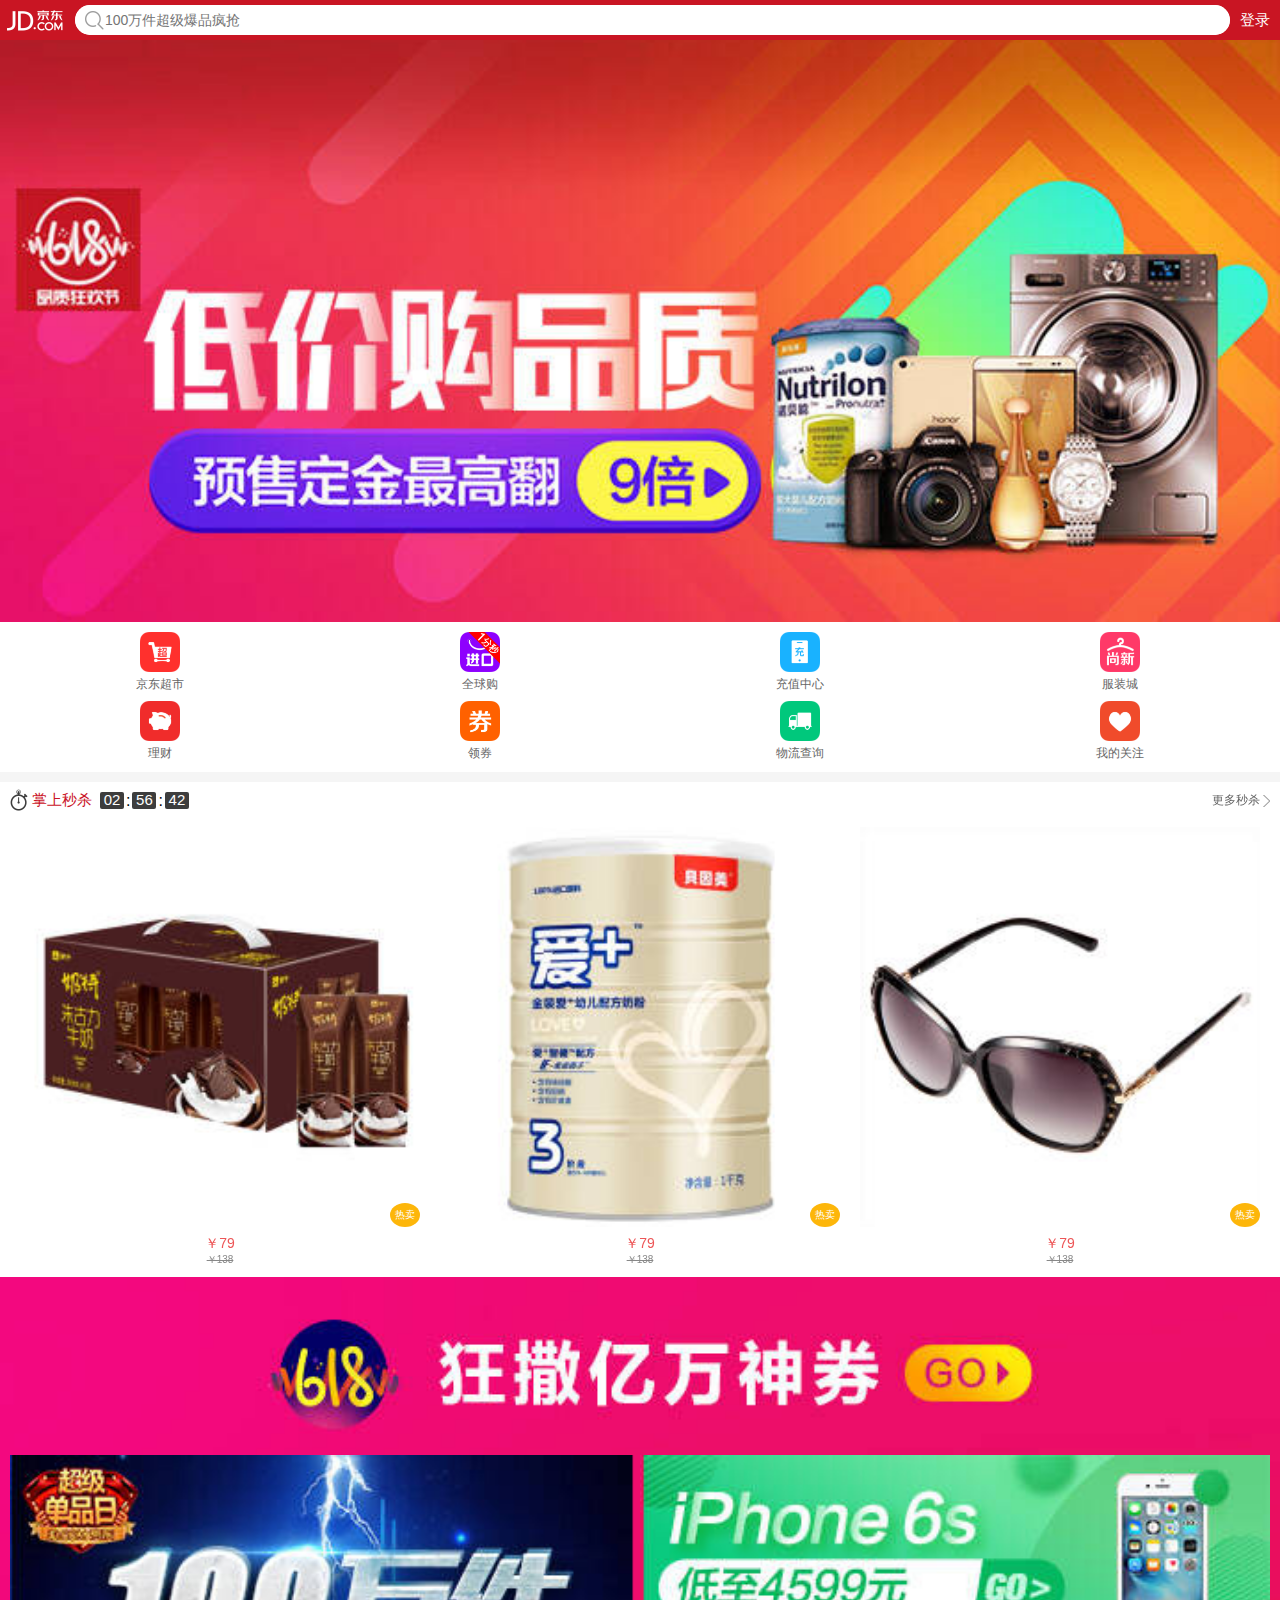
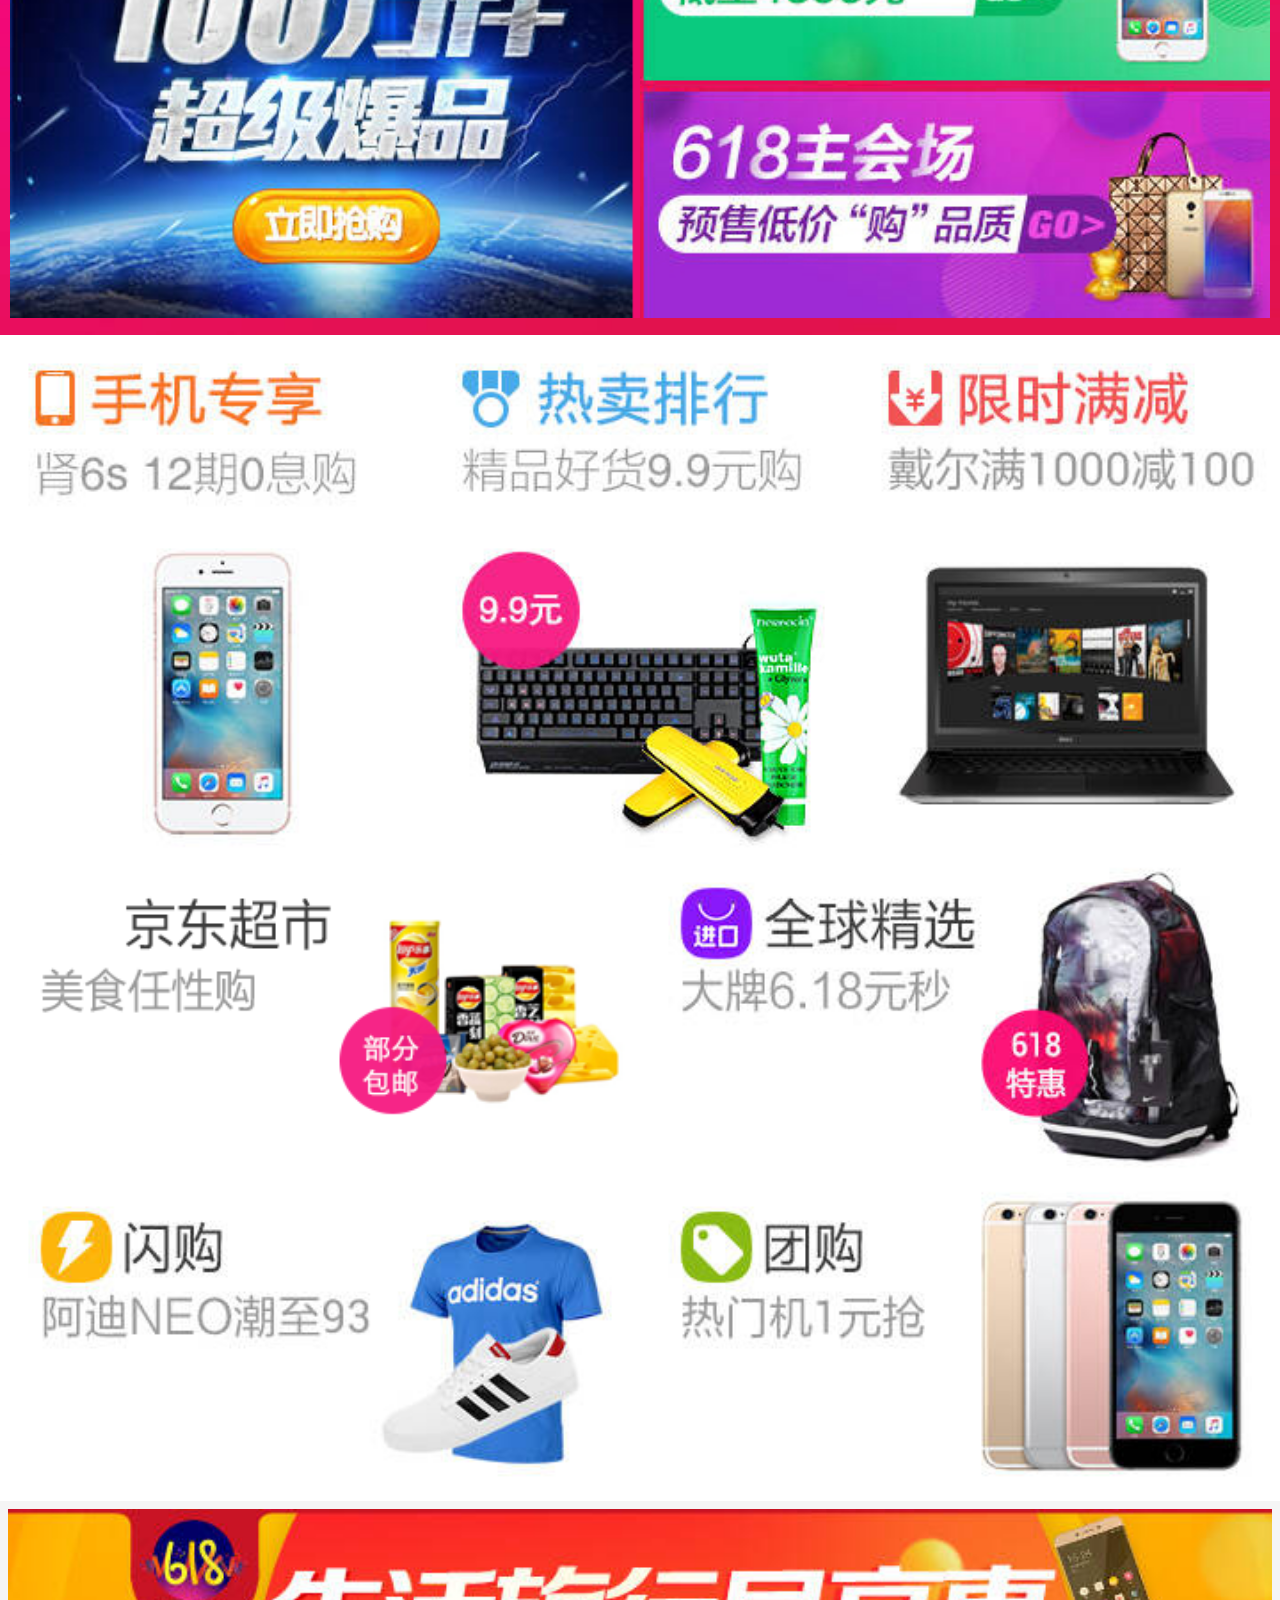
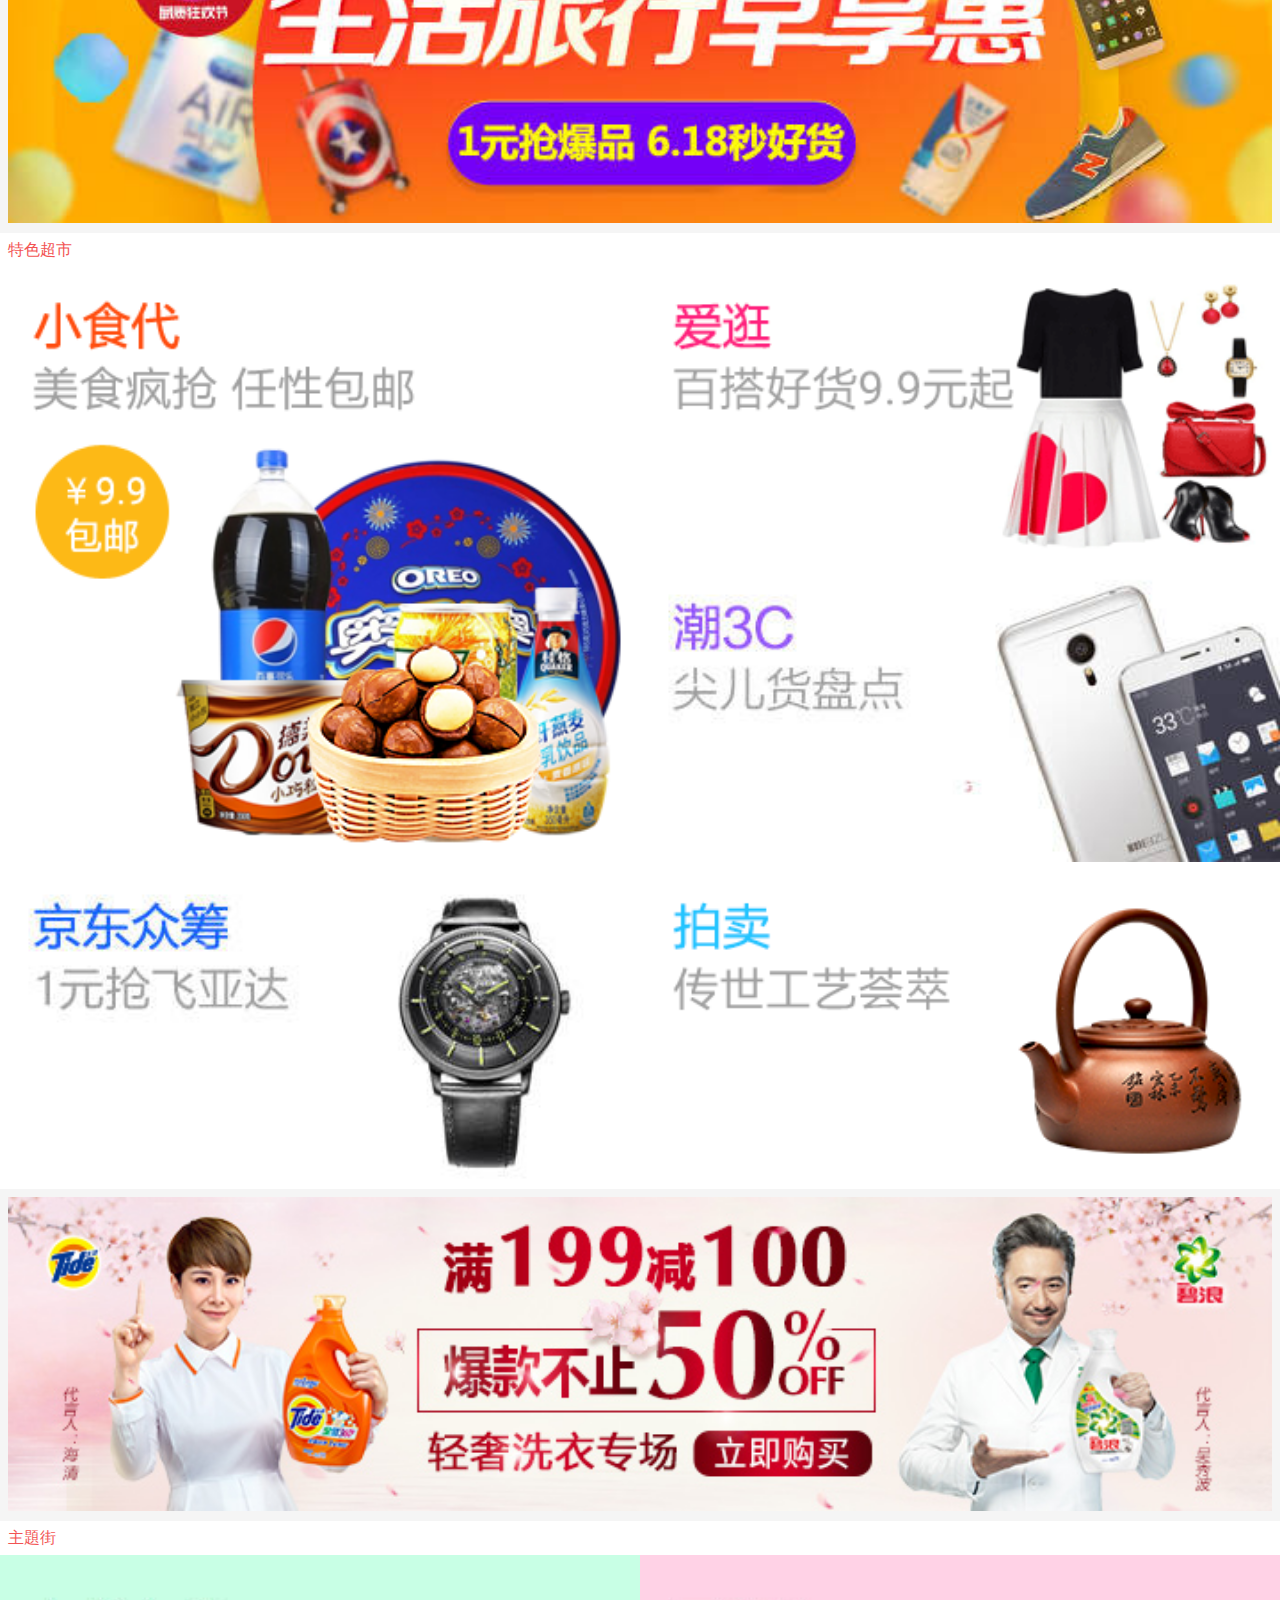
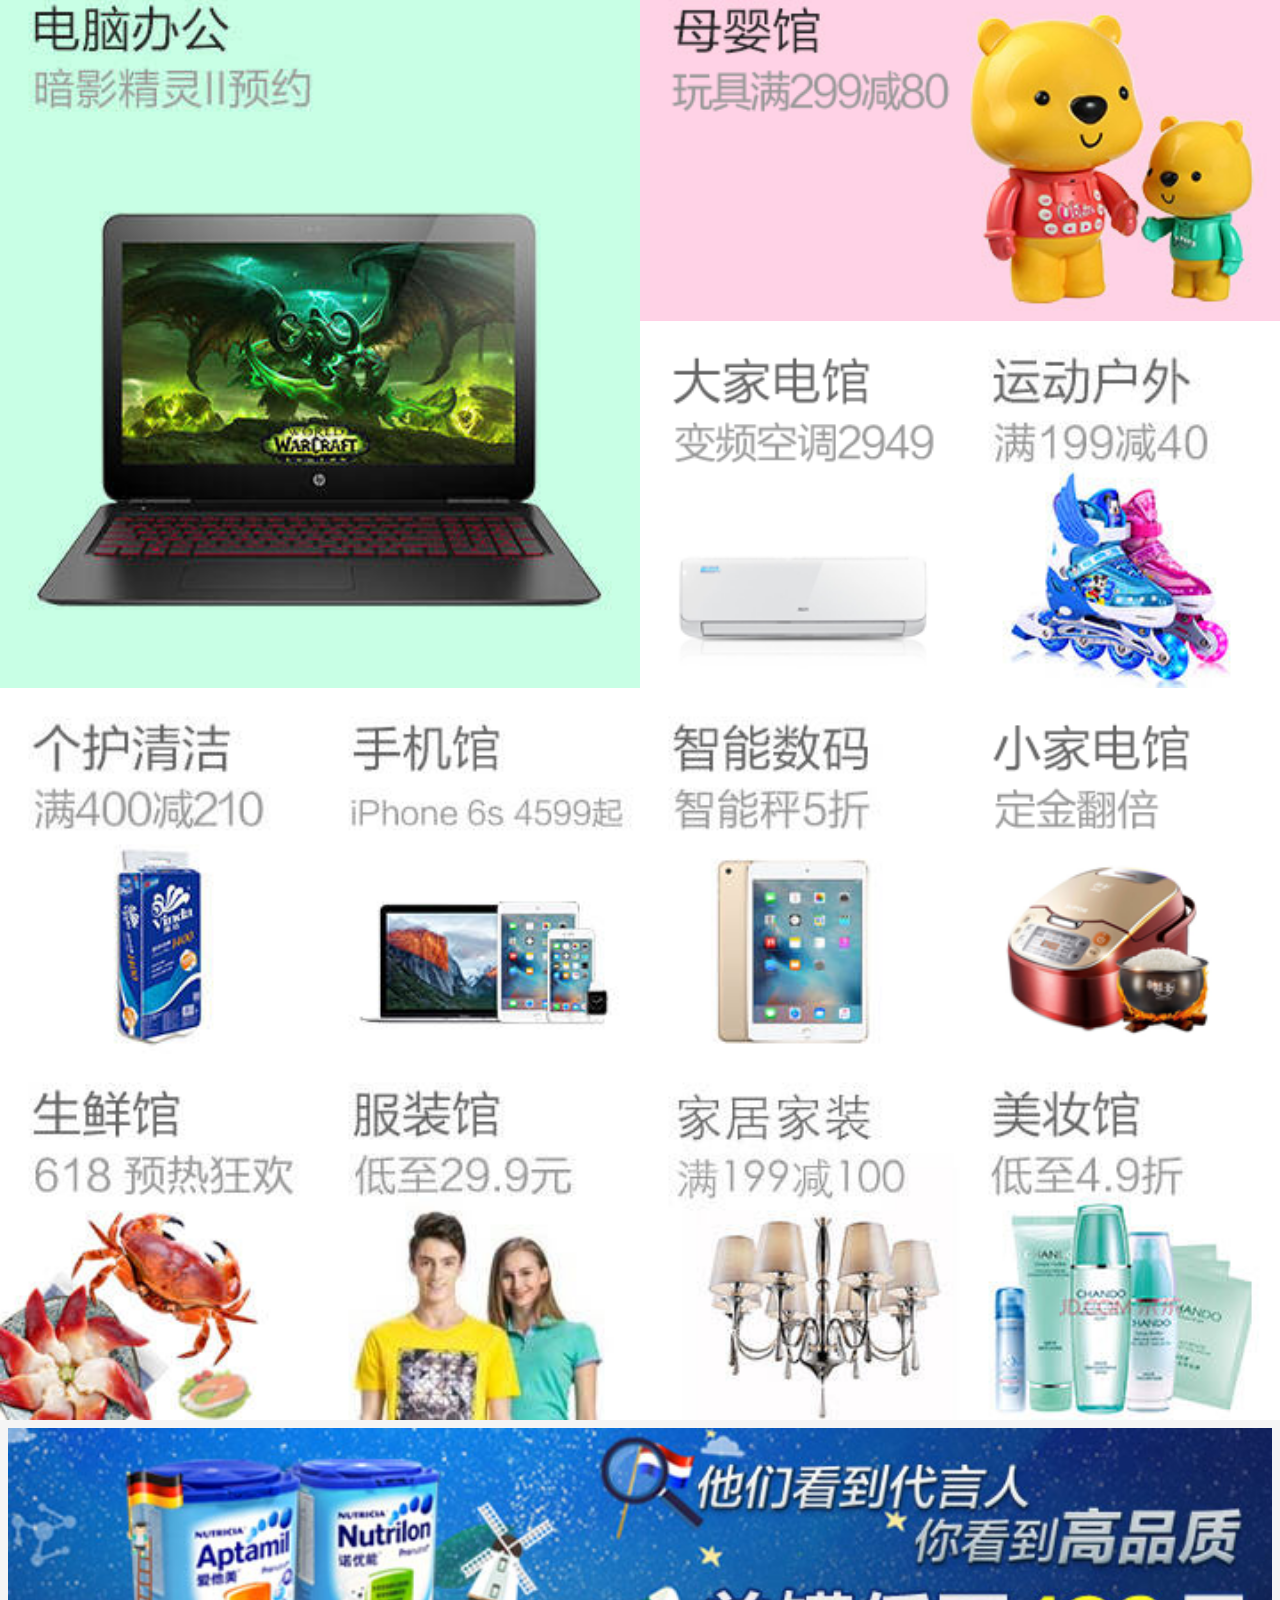
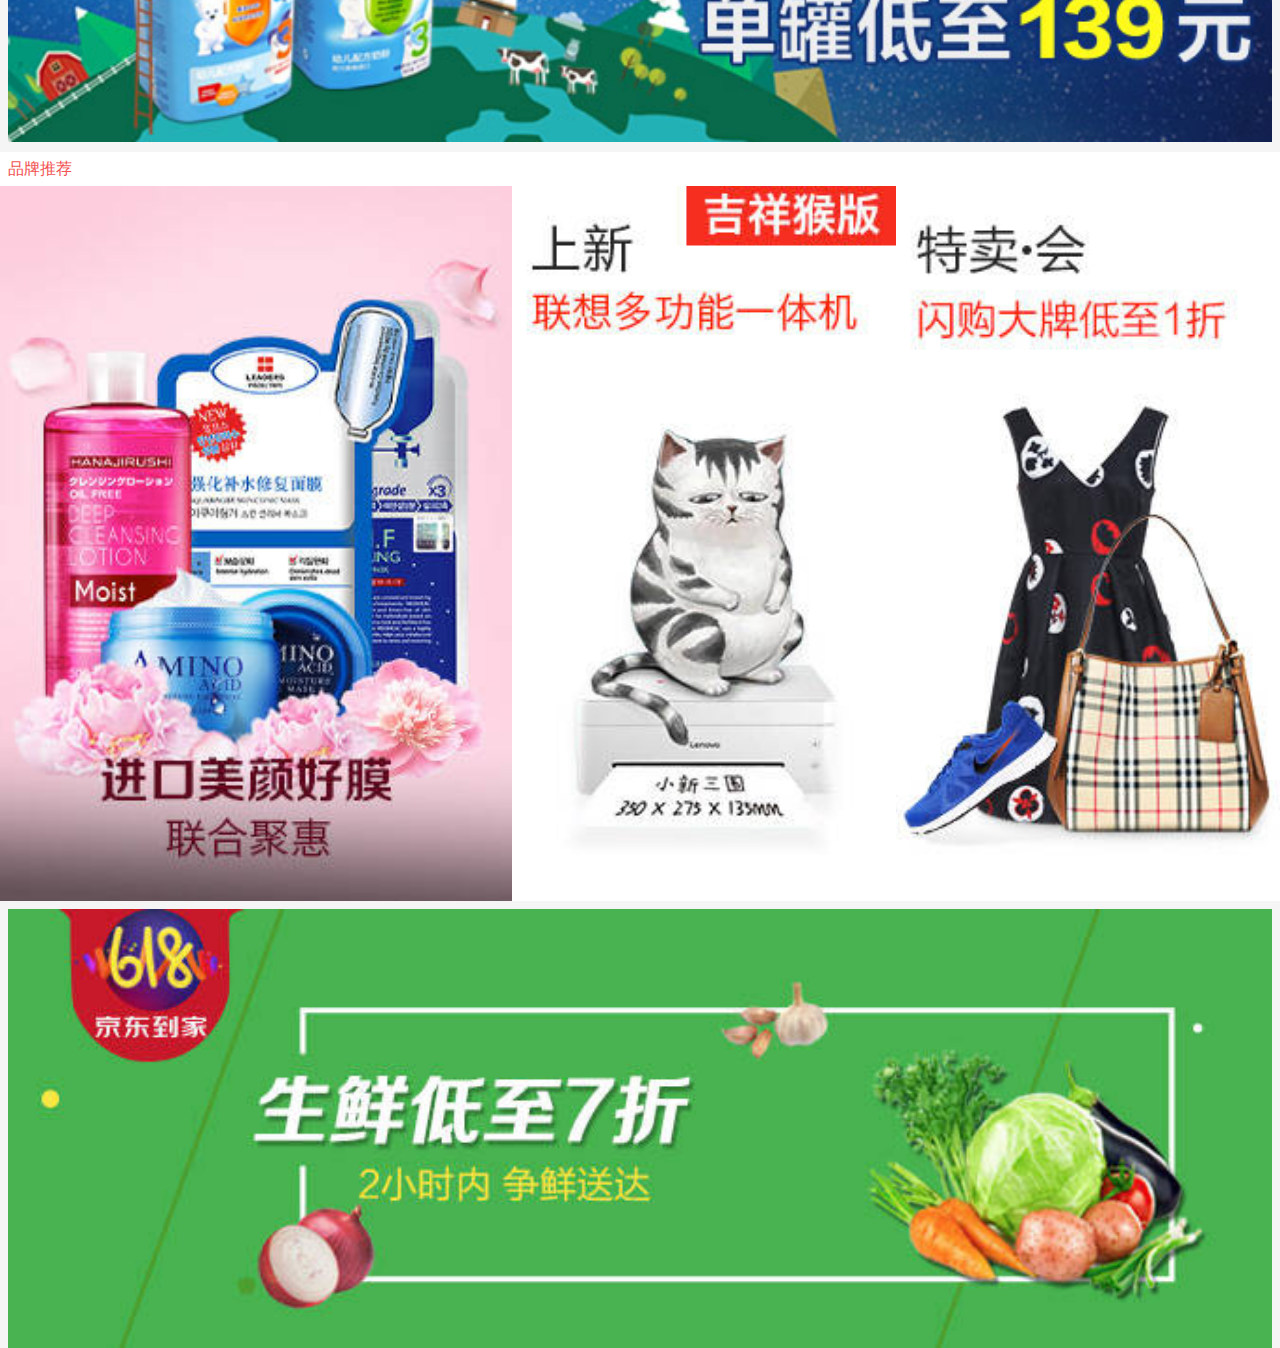
<file: 移动端垂直弹性滑动回弹插件/index.html>
<!DOCTYPE html>
<html lang="en">

<head>
	<meta charset="UTF-8">
	<meta name="viewport" content="width=device-width, initial-scale=1.0">
	<meta http-equiv="X-UA-Compatible" content="ie=edge">
	<link rel="shortcut icon" href="favicon.ico" type="image/x-icon">
	<link rel="stylesheet" href="./css/base.css">
	<link rel="stylesheet" href="./css/index.css">
	<title>多快好省，购物上京东！</title>
</head>

<body>
	<div class="main">
		<div class="search-nav">
			<a class="lg-img" href=""></a>
			<div class="input">
				<i class="bg-sch-bgimg"></i>
				<input class="it-cnt" type="text" placeholder="100万件超级爆品疯抢">
			</div>
			<a href="" class="lg-btn">登录</a>
		</div>
		<div class="container">
			<ul class="clearfix">
				<li>
					<a href="javascript:;">
						<img src="./uploads/slide_1.jpg" alt="">
					</a>
				</li>
			</ul>
			<div class="ct-nav clearfix">
				<ul>
					<li>
						<a href="javascript:;">
							<img src="./images/nav_1.png" alt="">
							<span>京东超市</span>
						</a>
					</li>
					<li>
						<a href="javascript:;">
							<img src="./images/nav_2.png" alt="">
							<span>全球购</span>
						</a>
					</li>
					<li>
						<a href="javascript:;">
							<img src="./images/nav_3.png" alt="">
							<span>充值中心</span>
						</a>
					</li>
					<li>
						<a href="javascript:;">
							<img src="./images/nav_4.png" alt="">
							<span>服装城</span>
						</a>
					</li>
					<li>
						<a href="javascript:;">
							<img src="./images/nav_5.png" alt="">
							<span>理财</span>
						</a>
					</li>
					<li>
						<a href="javascript:;">
							<img src="./images/nav_6.png" alt="">
							<span>领券</span>
						</a>
					</li>
					<li>
						<a href="javascript:;">
							<img src="./images/nav_7.png" alt="">
							<span>物流查询</span>
						</a>
					</li>
					<li>
						<a href="javascript:;">
							<img src="./images/nav_8.png" alt="">
							<span>我的关注</span>
						</a>
					</li>
				</ul>
			</div>
			<!-- 秒杀 -->
			<div class="sec-kill">
				<div class="title">
					<i class="bg-clock"></i>
					<div class="dj-time">
						<span class="left cmn-span">02</span>
						<span class="colon">:</span>
						<span class="middle cmn-span">56</span>
						<span class="colon">:</span>
						<span class="right cmn-span">42</span>
					</div>
					<a href="javascript:;" class="more-kill">更多秒杀</a>
				</div>
				<div class="sec-cnt clearfix">
					<ul>
						<li>
							<a href="javascript:;">
								<img src="./uploads/seckill_1.jpg" alt="">
								<span>热卖</span>
							</a>
							<p class="now-price">￥79</p>
							<p class="old-price">￥138</p>
						</li>
						<li>
							<a href="javascript:;">
								<img src="./uploads/seckill_2.jpg" alt="">
								<span>热卖</span>
							</a>
							<p class="now-price">￥79</p>
							<p class="old-price">￥138</p>
						</li>
						<li>
							<a href="javascript:;">
								<img src="./uploads/seckill_3.jpg" alt="">
								<span>热卖</span>
							</a>
							<p class="now-price">￥79</p>
							<p class="old-price">￥138</p>
						</li>
					</ul>
				</div>
			</div>
			<!-- 活动 -->
			<div class="hd-img">
				<img src="./uploads/banner_bg.jpg" alt="">
				<ul>
					<li>
						<a href="">
							<img src="./uploads/banner_1.jpg" alt="">
						</a>
					</li>
					<li>
						<a href="">
							<img src="./uploads/banner_2.jpg" alt="">
						</a>
						<a href="">
							<img src="./uploads/banner_3.jpg" alt="">
						</a>
					</li>
				</ul>
			</div>
			<!-- 手机 -->
			<div class="list-shopping clearfix">
				<ul>
					<li>
						<a href="">
							<img src="./uploads/major_1.jpg" alt="">
						</a>
						<a href="">
							<img src="./uploads/major_2.jpg" alt="">
						</a>
						<a href="">
							<img src="./uploads/major_3.jpg" alt="">
						</a>
					</li>
					<li>
						<a href="">
							<img src="./uploads/major_4.jpg" alt="">
						</a>
						<a href="">
							<img src="./uploads/major_5.jpg" alt="">
						</a>
					</li>
					<li>
						<a href="">
							<img src="./uploads/major_6.jpg" alt="">
						</a>
						<a href="">
							<img src="./uploads/major_7.jpg" alt="">
						</a>
					</li>
				</ul>
			</div>
			<!-- 广告 -->
			<div class="advert">
				<img src="./uploads/advert_1.jpg" alt="">
			</div>
			<!-- 特色超市 -->
			<div class="market clearfix">
				<h4>特色超市</h4>
				<ul>
					<li>
						<div>
							<a href="">
								<img src="./uploads/market_1.jpg" alt="">
							</a>
						</div>
						<div>
							<a href="">
								<img src="./uploads/market_2.jpg" alt="">
							</a>
							<a href="">
								<img src="./uploads/market_3.jpg" alt="">
							</a>
						</div>
					</li>
					<li>
						<a href="">
							<img src="./uploads/market_4.jpg" alt="">
						</a>
						<a href="">
							<img src="./uploads/market_5.jpg" alt="">
						</a>
					</li>
				</ul>
			</div>
			<!-- 广告 -->
			<div class="advert">
				<img src="./uploads/advert_3.jpg" alt="">
			</div>
			<!-- 主題街 -->
			<div class="theme clearfix">
				<h4>主題街</h4>
				<ul>
					<li>
						<a href="javascript:;"><img src="./uploads/theme_1.jpg" alt=""></a>
					</li>
					<li>
						<a href="javascript:;"><img src="./uploads/theme_2.jpg" alt=""></a>
						<a href="javascript:;"><img src="./uploads/theme_3.jpg" alt=""></a>
						<a href="javascript:;"><img src="./uploads/theme_4.jpg" alt=""></a>
					</li>
					<li><a href="javascript:;"><img src="./uploads/theme_5.jpg" alt=""></a>
						<a href="javascript:;"><img src="./uploads/theme_6.jpg" alt=""></a>
						<a href="javascript:;"><img src="./uploads/theme_7.jpg" alt=""></a>
						<a href="javascript:;"><img src="./uploads/theme_8.jpg" alt=""></a>
					</li>
					<li>
						<a href="javascript:;"><img src="./uploads/theme_9.jpg" alt=""></a>
						<a href="javascript:;"><img src="./uploads/theme_10.jpg" alt=""></a>
						<a href="javascript:;"><img src="./uploads/theme_11.jpg" alt=""></a>
						<a href="javascript:;"><img src="./uploads/theme_12.jpg" alt=""></a>
					</li>
				</ul>
			</div>
			<!-- 广告 -->
			<div class="advert">
				<img src="./uploads/advert_4.jpg" alt="">
			</div>
			<!-- 品牌推荐 -->
			<div class="brand clearfix">
				<h4>品牌推荐</h4>
				<ul>
					<li><a href="javascript"><img src="./uploads/brand_1.jpg" alt=""></a></li>
					<li><a href="javascript"><img src="./uploads/brand_2.jpg" alt=""></a></li>
					<li><a href="javascript"><img src="./uploads/brand_3.jpg" alt=""></a></li>
				</ul>
			</div>
			<!-- 广告 -->
			<div class="advert">
				<img src="./uploads/advert_7.jpg" alt="">
			</div>
		</div>
	</div>
</body>

</html>
</file>
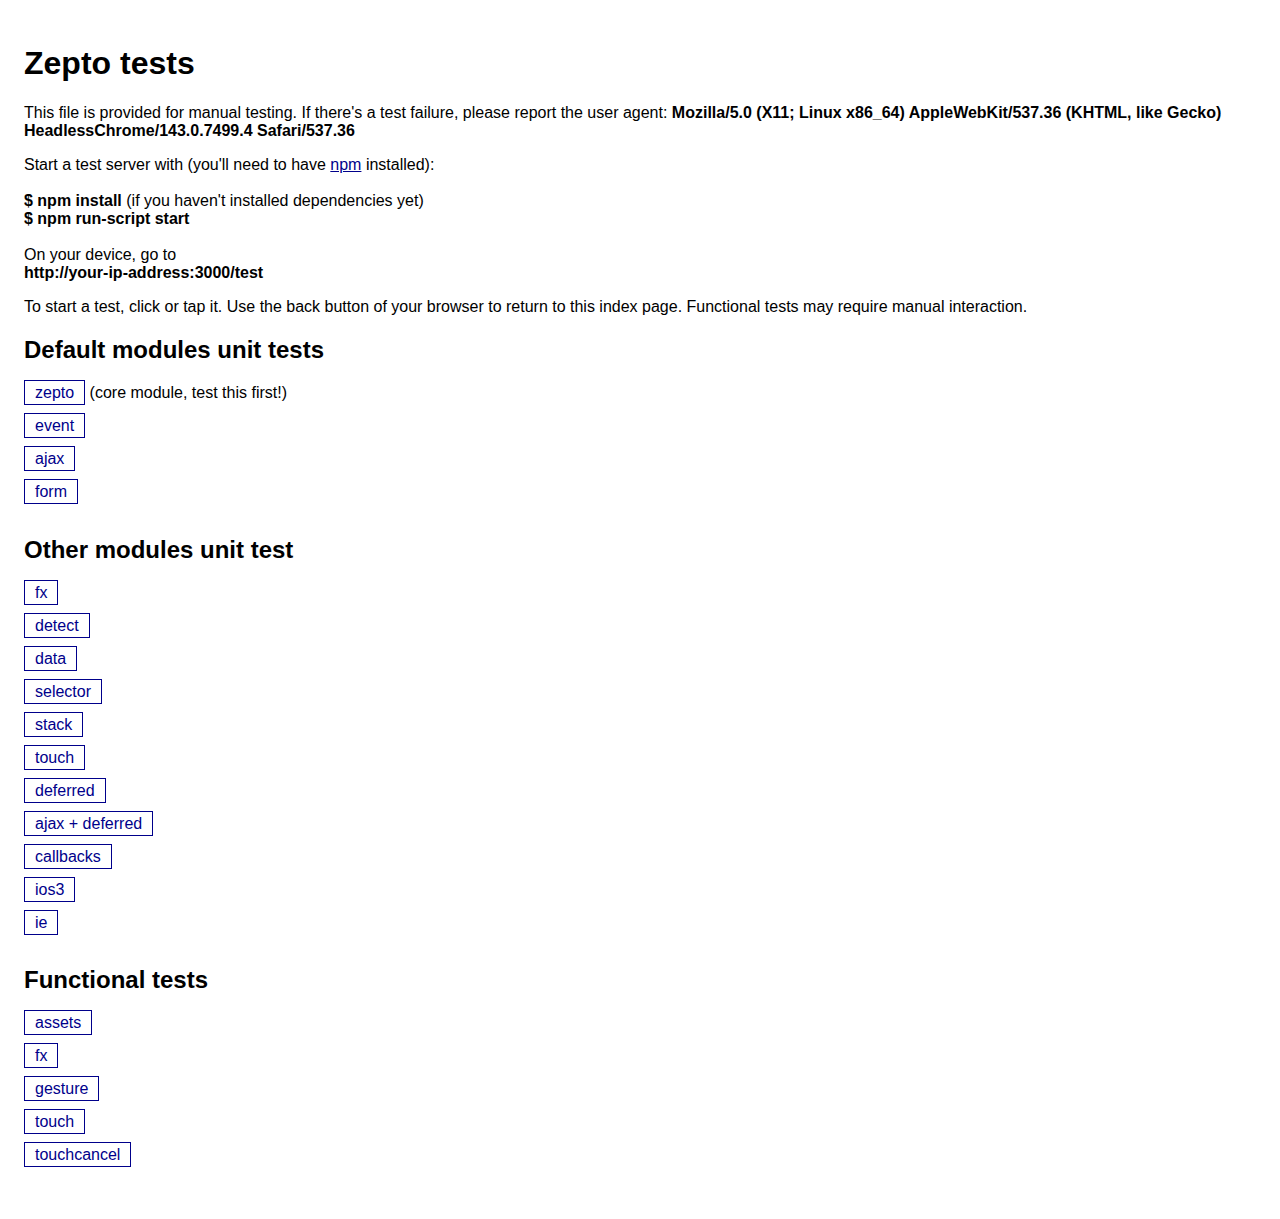
<file: 移动端zepto.js自定义打包/zepto-master/test/index.html>
<!DOCTYPE html>
<html>
<head>
  <meta charset="utf-8">
  <meta name="viewport" content="initial-scale=1.0, maximum-scale=1.0, user-scalable=0">
  <link rel="stylesheet" href="test.css">
  <title>Zepto tests</title>
</head>
<body>
  <h1>Zepto tests</h1>
  <p>
    This file is provided for manual testing. If there's a test failure,
    please report the user agent:
    <b><script>document.write(navigator.userAgent)</script></b>
  </p>
  <p>
    Start a test server with (you'll need to have <a href="https://npmjs.org">npm</a> installed):<br>
    <br>
    <b>$ npm install</b> (if you haven't installed dependencies yet)<br>
    <b>$ npm run-script start</b>
    <br><br>
    On your device, go to<br>
    <b>http://your-ip-address:3000/test</b>
  </p>
  <p>
    To start a test, click or tap it. Use the back button of
    your browser to return to this index page.
    Functional tests may require manual interaction.
  </p>

  <h2>Default modules unit tests</h2>
  <ul>
    <li><a href="zepto.html">zepto</a> (core module, test this first!)</li>
    <li><a href="event.html">event</a></li>
    <li><a href="ajax.html">ajax</a></li>
    <li><a href="form.html">form</a></li>
  </ul>

  <h2>Other modules unit test</h2>
  <ul>
    <li><a href="fx.html">fx</a></li>
    <li><a href="detect.html">detect</a></li>
    <li><a href="data.html">data</a></li>
    <li><a href="selector.html">selector</a></li>
    <li><a href="stack.html">stack</a></li>
    <li><a href="touch.html">touch</a></li>
    <li><a href="deferred.html">deferred</a></li>
    <li><a href="ajax_deferred.html">ajax + deferred</a></li>
    <li><a href="callbacks.html">callbacks</a></li>
    <li><a href="ios3.html">ios3</a></li>
    <li><a href="ie.html">ie</a></li>
  </ul>

  <h2>Functional tests</h2>
  <ul>
    <li><a href="functional/assets.html">assets</a></li>
    <li><a href="functional/fx.html">fx</a></li>
    <li><a href="functional/gesture.html">gesture</a></li>
    <li><a href="functional/touch.html">touch</a></li>
    <li><a href="functional/touchcancel.html">touchcancel</a></li>
  </ul>

  <script>
    // avoid caching
    (function(){
      [].slice.apply(document.getElementsByTagName('a')).forEach(function(link){
        link.href += '?' + (+new Date)
      })
    })()
  </script>
</body>
</file>
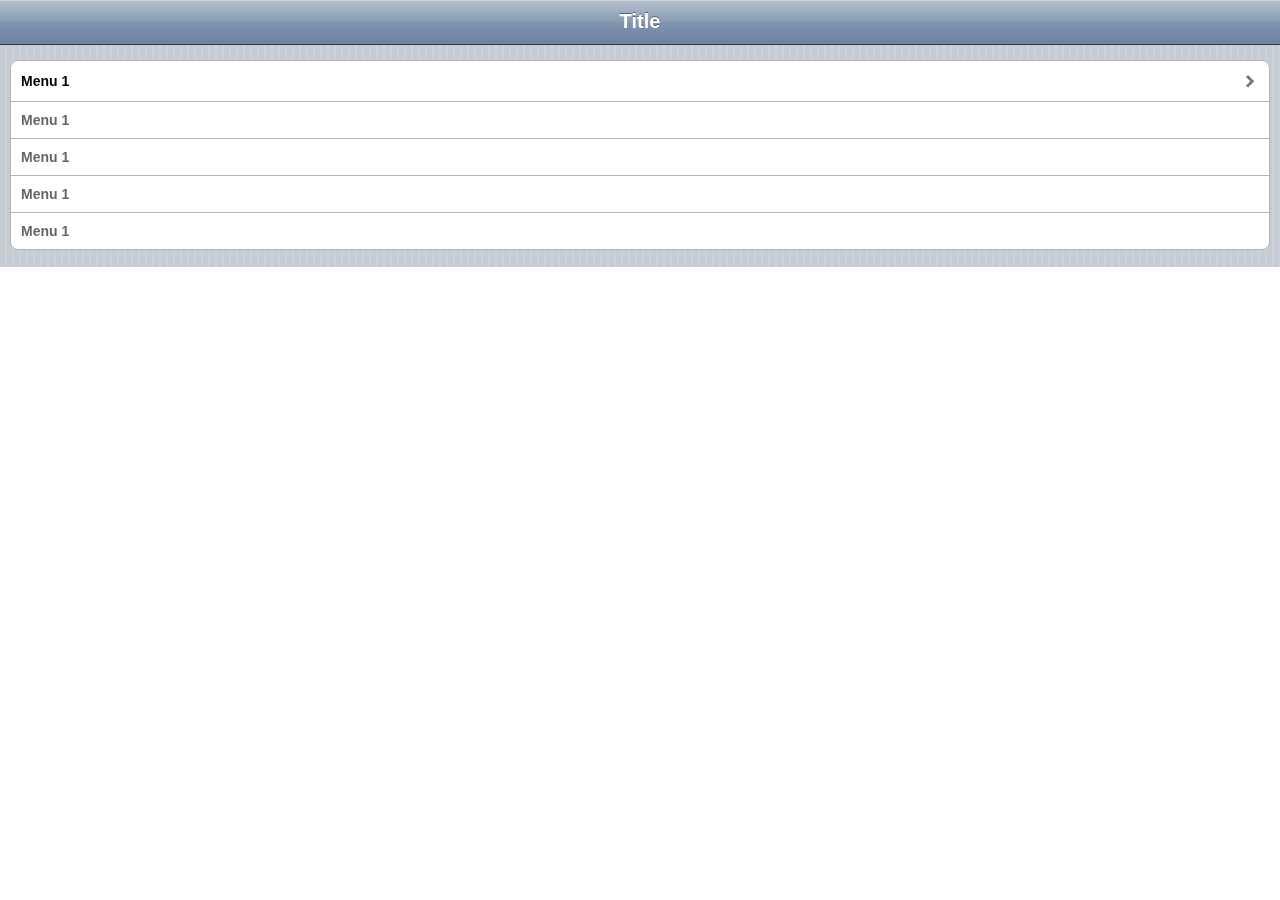
<file: 移动端zepto.js自定义打包/zepto-master/examples/iphone/index.html>
<!DOCTYPE html>
<html>
    <head>
      <title>iPhone.Zepto</title>
      <link href="iphone.css" media="screen" rel="stylesheet" type="text/css" />
      <meta name="viewport" content="width=device-width, initial-scale=1.0, maximum-scale=1.0, user-scalable=0"/>
      <meta name="apple-mobile-web-app-capable" content="yes" />
      <meta name="format-detection" content="telephone=no" />
    </head>
    <body>
      <section id="menu">
        <div class="toolbar">
          <h1>Title</h1>
        </div>
        <ul class="menu">
          <li class="arrow"><a href="#menu_1">Menu 1</a></li>
          <li>Menu 1</li>
          <li>Menu 1</li>
          <li>Menu 1</li>
          <li>Menu 1</li>
        </ul>
      </section>
      <section id="menu_1">
        <div class="toolbar">
          <h1>Menu 1</h1>
        </div>
        <ul class="menu">
          <li>SubMenu 1</li>
          <li>SubMenu 2</li>
        </ul>
      </section>
      <script src="../../src/zepto.js"></script>
      <script src="../../src/event.js"></script>
      <script src="../../src/touch.js"></script>
      <script>
        $(document).ready(function(){
          var activate = ('createTouch' in document) ? 'touchstart' : 'click'

          $("body > section").first().addClass("current")

          $("a.back").live(activate, function(event) {
            var current = $(this).attr("href")
            $(".current").removeClass("current").addClass("reverse")
            $(current).addClass("current")
          })

          $(".menu a[href]").live(activate, function(event) {
            var link = $(this), section = link.closest('section'),
              prev_element = "#"+(section.removeClass("current").addClass("reverse").attr("id"))
            $(link.attr("href")).addClass("current")
            $(".current .back").remove()
            $(".current .toolbar").prepend("<a href=\""+prev_element+"\" class=\"back\">Back</a>")
          })
        })
      </script>
    </body>
</html>
</file>
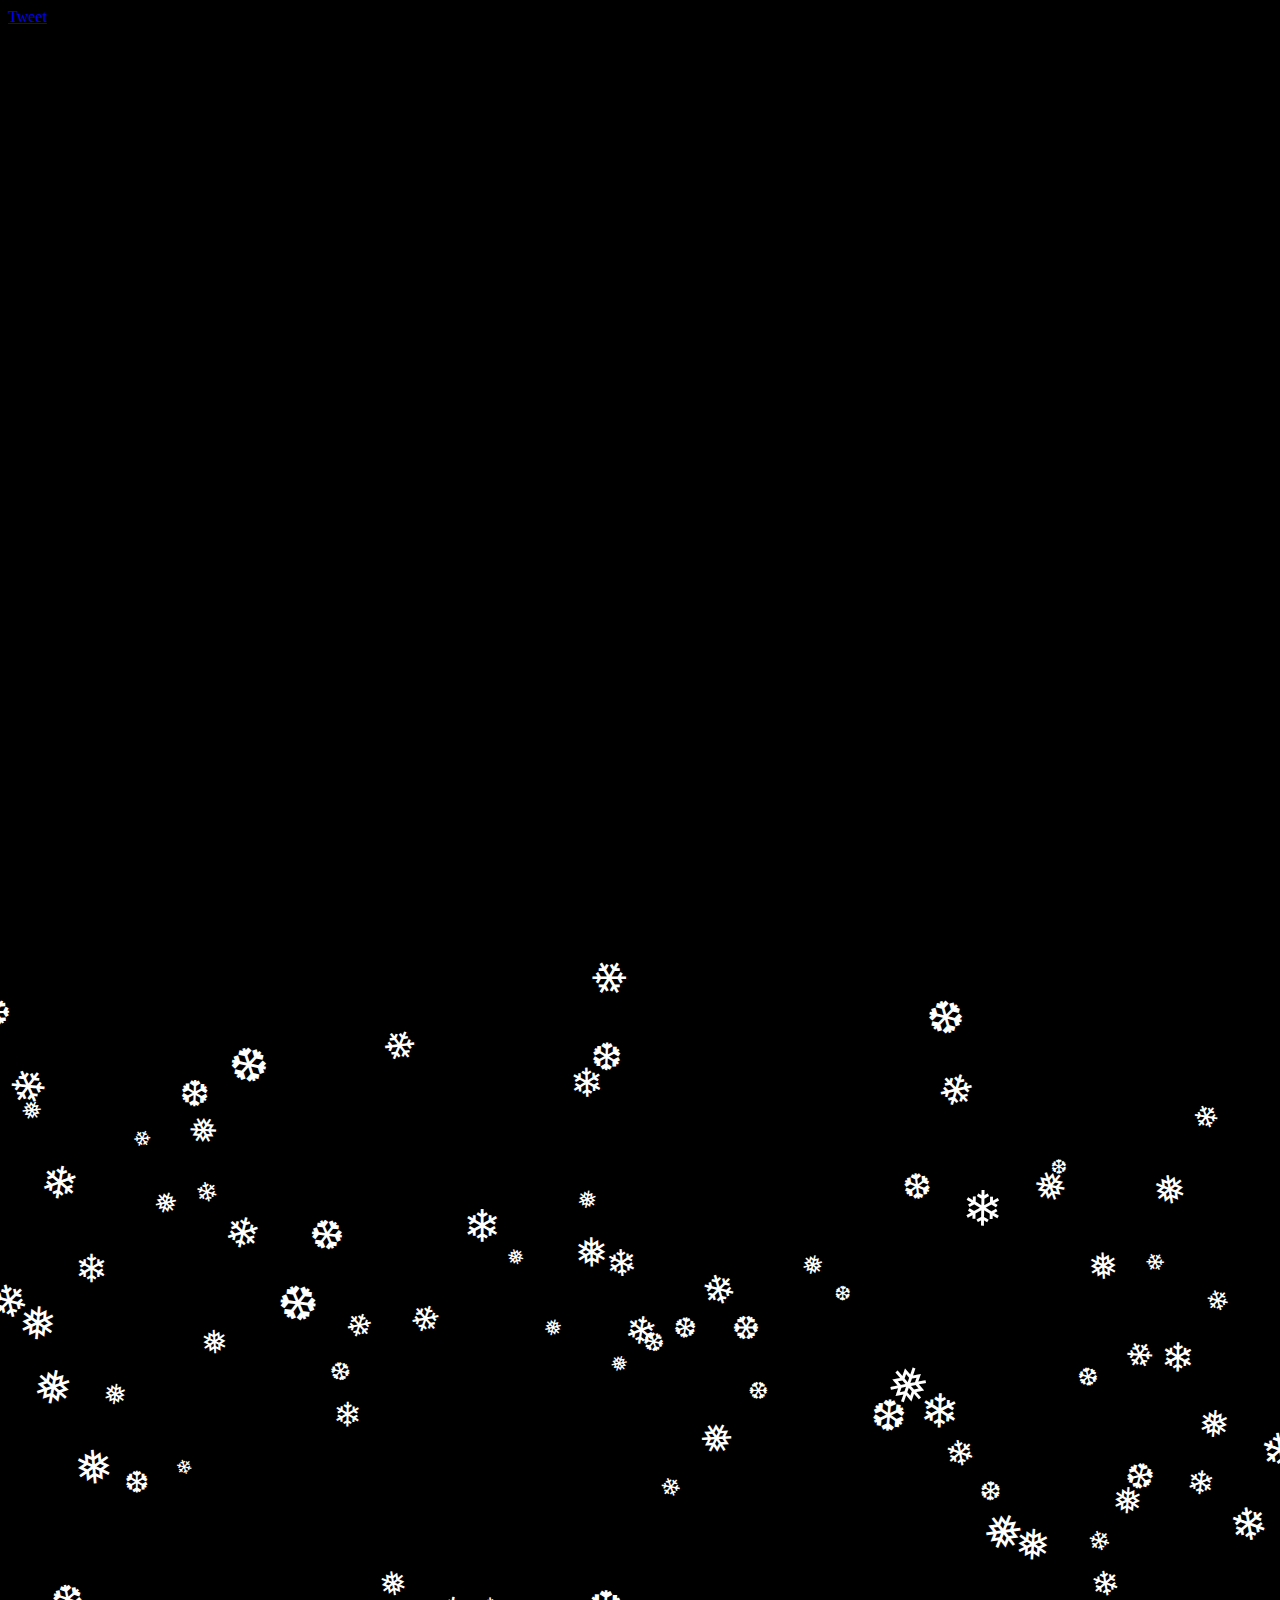
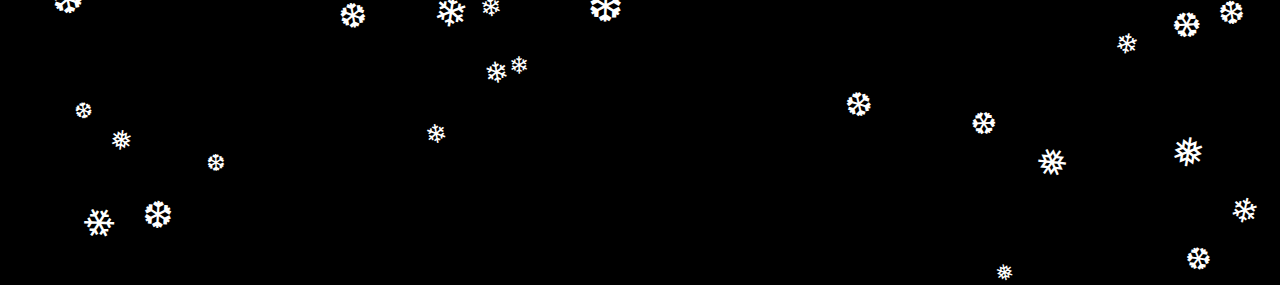
<file: 移动端zepto.js自定义打包/zepto-master/examples/snow/index.html>
<!DOCTYPE html>
<html>
  <head>
    <title>Let it snow with Zepto.js</title>
    <meta name="name" content="content">
    <meta content="text/html; charset=utf-8" http-equiv="Content-Type">
    <style>
      body { background: #000; color: #fff; overflow: hidden }
      div { position: absolute; }
    </style>
  </head>
  <body>

  <script src="../../src/zepto.js"></script>
  <script src="../../src/event.js"></script>
  <script src="../../src/fx.js"></script>

  <a href="https://twitter.com/share" class="twitter-share-button" data-url="http://zeptojs.com/let-it-snow" data-text="Let it snow with Zepto.js" data-via="zeptojs" data-lang="en">Tweet</a>
  <script>!function(d,s,id){var js,fjs=d.getElementsByTagName(s)[0];if(!d.getElementById(id)){js=d.createElement(s);js.id=id;js.src="//platform.twitter.com/widgets.js";fjs.parentNode.insertBefore(js,fjs);}}(document,"script","twitter-wjs")</script>

  <script>
    $(document).ready(function(){
      var i = 100, glyphs = '❄❅❆'.split('')

      function rand(max){ return Math.floor(Math.random()*max) }

      function addFlake(){
        var el = $('<div><div>' + glyphs[rand(glyphs.length)] + '</div></div>')
        $('body').append(el)
        el.css({ left: rand(100)+'%', top: -100-rand(500), fontSize: 20+rand(30) })
        el.anim(
          { translateY: 1500+rand(500)+'px', translateX: 50-rand(100)+'px', rotate: (2e3-rand(4e3))+'deg' },
          6+rand(10),
          'linear',
          function(){
            addFlake()
            el.remove() // garbage collect
          }
        )
      }

      while(i--) addFlake()

      // enable for extra fun
      //window.ondeviceorientation = function(event){
      //  ('alpha' in event) && $('body').css({ '-webkit-transform': 'rotate('+event.alpha+'deg)'})
      //}
    })
  </script>
  </body>
</html>
</file>
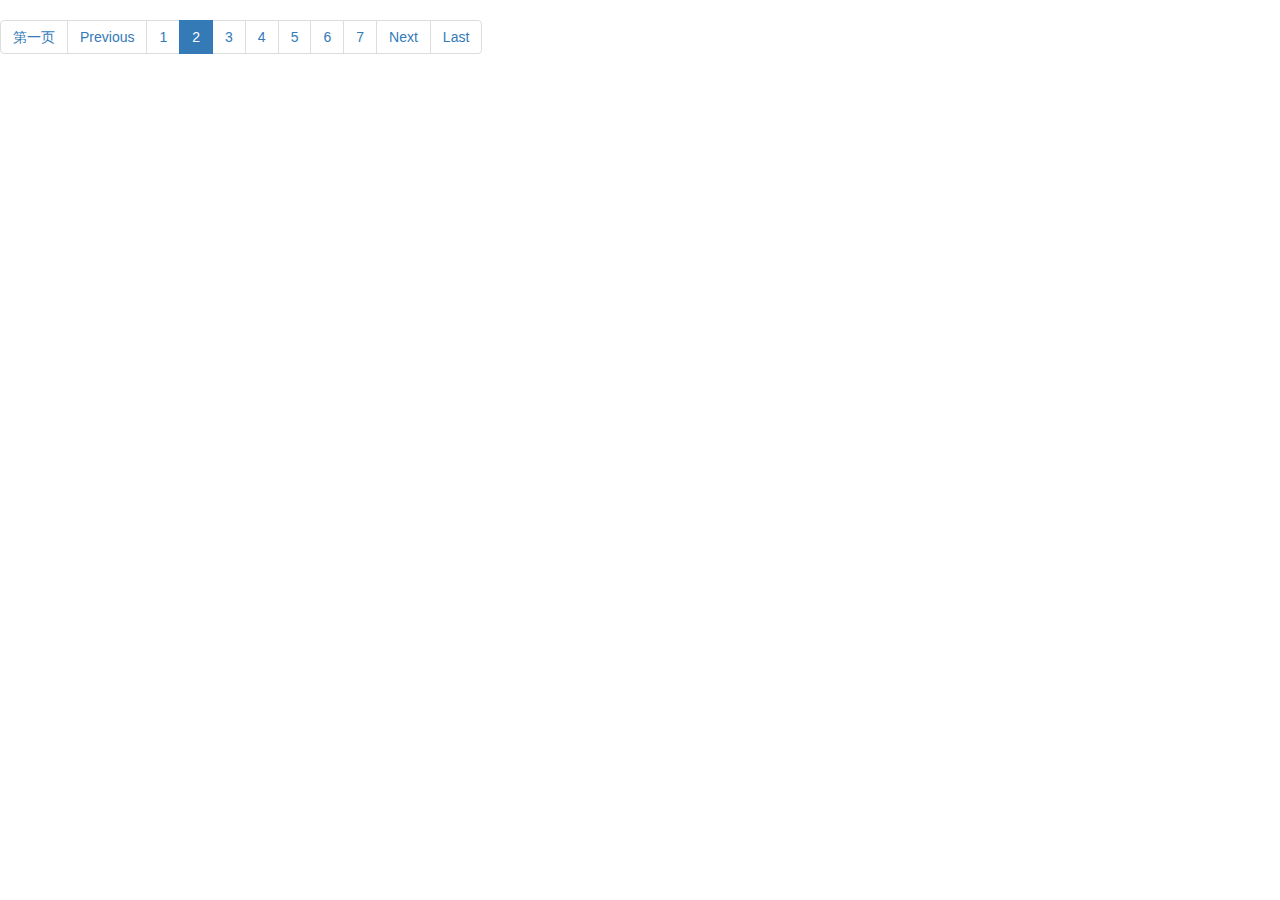
<file: 分页插件/分页插件使用样式.html>
<!DOCTYPE html>
<html lang="en">
<head>
	<meta charset="UTF-8">
	<title>Document</title>
	<link rel="stylesheet" href="bootstrap.css">
	<script src="jquery-1.11.1.min.js"></script>
	<script src="jquery.twbsPagination.min.js"></script>
</head>
<body>
	<ul id="list"></ul>


	<script>
		//插件的下载地址：
		//https://github.com/esimakin/twbs-pagination
		//文档地址：
		//http://esimakin.github.io/twbs-pagination/
		$('#list').twbsPagination({
  			totalPages: 35,
  			visiblePages: 7,
  			startPage:2,
  			first:"第一页",
  			onPageClick: function (event, page) {
    			$('#page-content').text('Page ' + page);
  			}
});
	</script>
</body>
</html>
</file>
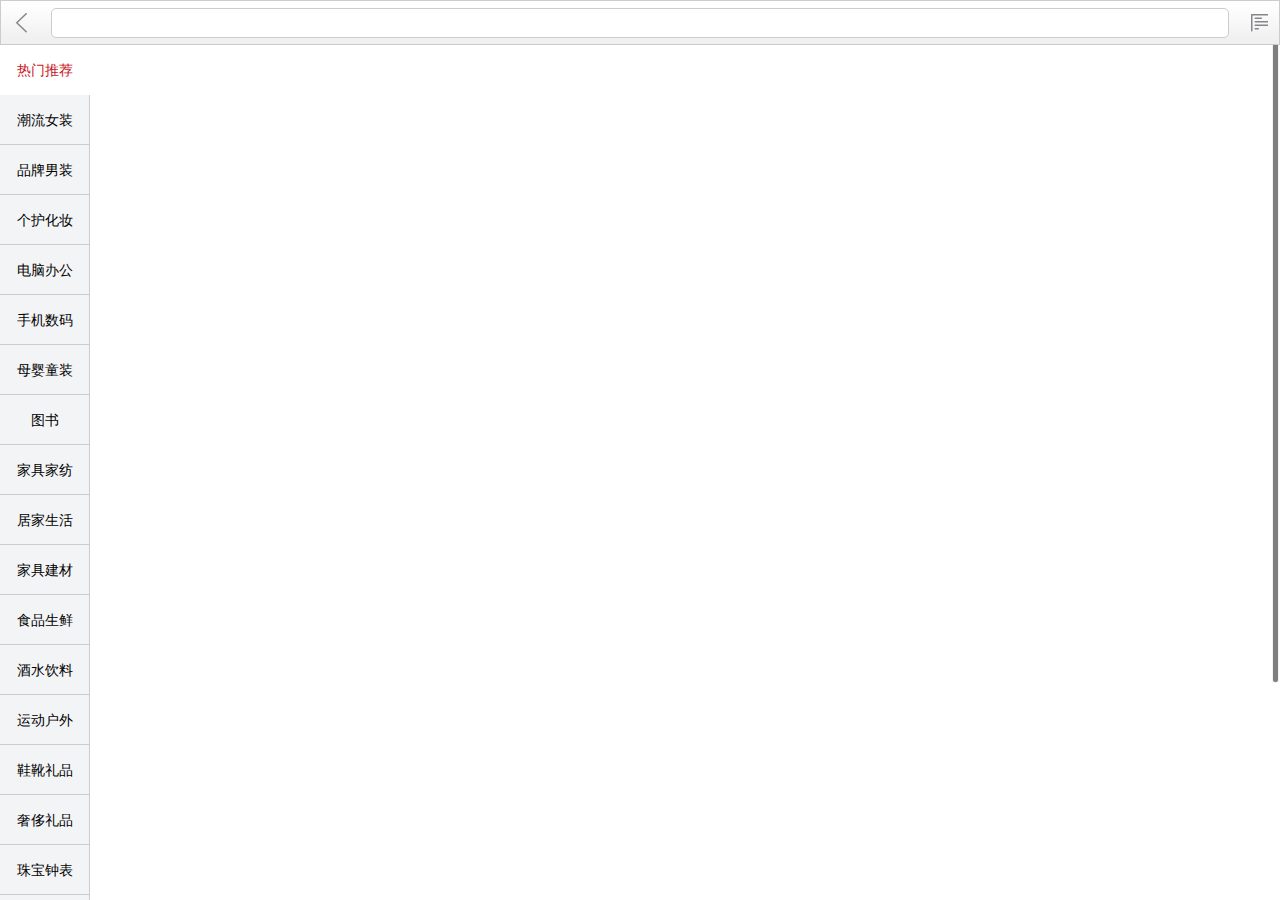
<file: 移动端垂直弹性滑动回弹插件/sort.html>
<!DOCTYPE html>
<html lang="en">

<head>
    <meta charset="UTF-8">
    <meta name="viewport" content="width=device-width, initial-scale=1.0">
    <meta http-equiv="X-UA-Compatible" content="ie=edge">
    <title>Document</title>
    <link rel="stylesheet" href="./css/base.css">
    <link rel="stylesheet" href="./css/normalize.css">
    <link rel="stylesheet" href="./css/sort.css">
    <link rel="shortcut icon" href="favicon.ico" type="image/x-icon">
</head>

<body>
    <header>
        <a href="javascript:;" class="back"></a>
        <div class="search-box">
            <input type="text">
        </div>
        <a href="javascript:;" class="menu"></a>
    </header>
    <main>
        <aside id="aside">
            <ul>
              <li class="active">热门推荐</li>
              <li>潮流女装</li>
              <li>品牌男装</li>
              <li>个护化妆</li>
              <li>电脑办公</li>
              <li>手机数码</li>
              <li>母婴童装</li>
              <li>图书</li>
              <li>家具家纺</li>
              <li>居家生活</li>
              <li>家具建材</li>
              <li>食品生鲜</li>
              <li>酒水饮料</li>
              <li>运动户外</li>
              <li>鞋靴礼品</li>
              <li>奢侈礼品</li>
              <li>珠宝钟表</li>
              <li>玩具乐器</li>
              <li>内衣配饰</li>
              <li>汽车用品</li>
              <li>音像制品</li>
              <li>医药保健</li>
              <li>计生情趣</li>
              <li>京东金融</li>
              <li>生活旅行</li>
              <li>宠物农资</li>
            </ul>
          </aside>
    </main>
    <script src="./js/iscroll.js"></script>
    <script>
        var myScroll = new IScroll('#aside', {
      mouseWheel: true,
      scrollbars: true
    });
    </script>
</body>

</html>
</file>
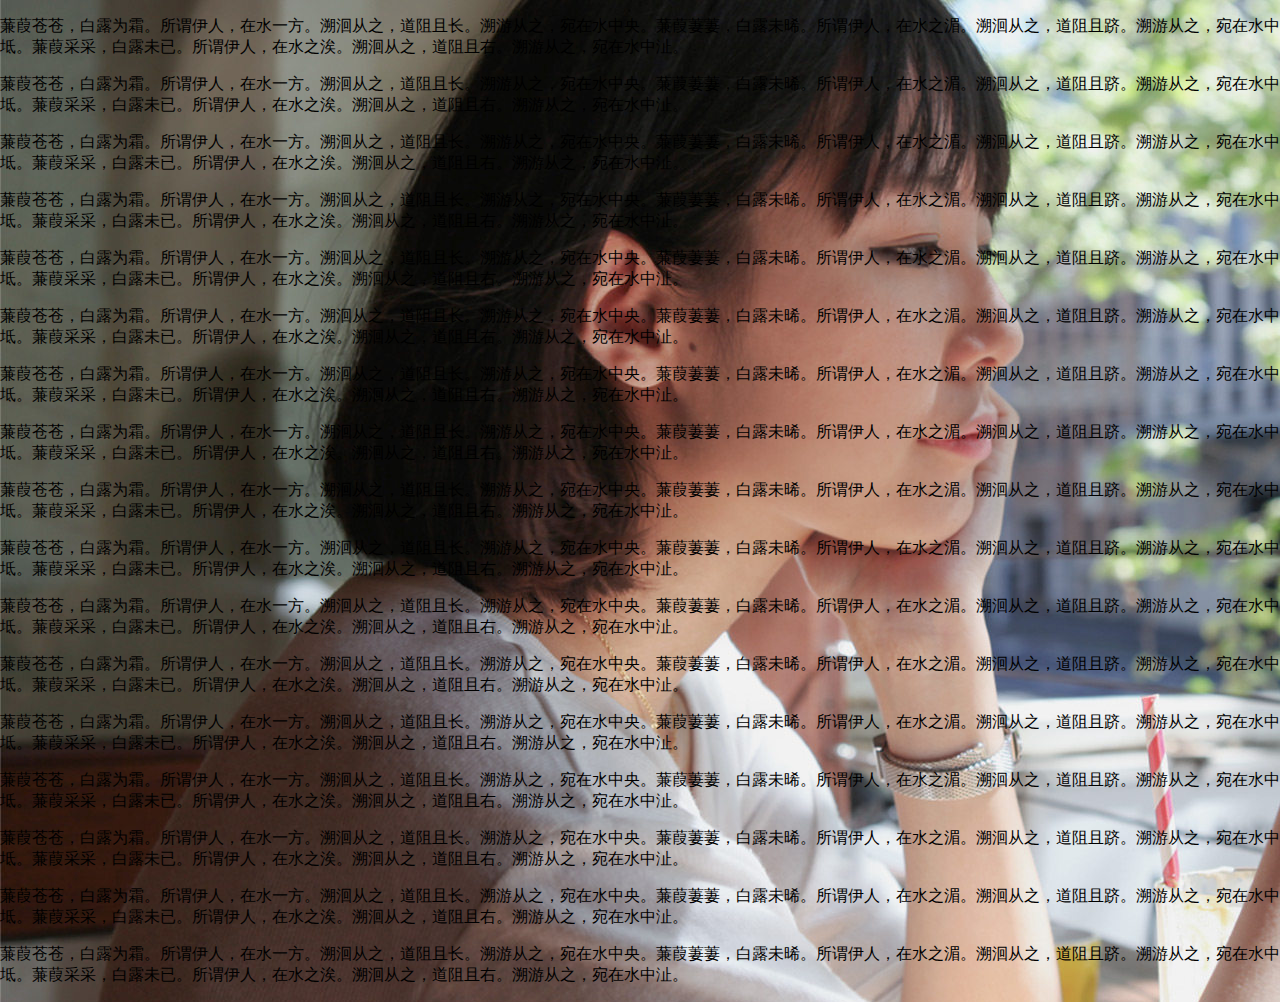
<file: 视差滚动效果/qqtim/1-attachment.html>
<!DOCTYPE html>
<html lang="en">
<head>
  <meta charset="UTF-8">
  <meta name="viewport" content="width=device-width, initial-scale=1.0">
  <meta http-equiv="X-UA-Compatible" content="ie=edge">
  <title>background-attachment属性介绍</title>
  <style>
    html,body {
      margin: 0;
      padding: 0;
    }
    /* 给body添加一个背景图片 */
    body {
      background-image: url("./image/firstimage.jpg");
      background-repeat: no-repeat;
      /* background-attachment: scroll; */
      background-attachment: fixed;
    }
  
  </style>
</head>
<body>
  <p>
    蒹葭苍苍，白露为霜。所谓伊人，在水一方。溯洄从之，道阻且长。溯游从之，宛在水中央。蒹葭萋萋，白露未晞。所谓伊人，在水之湄。溯洄从之，道阻且跻。溯游从之，宛在水中坻。蒹葭采采，白露未已。所谓伊人，在水之涘。溯洄从之，道阻且右。溯游从之，宛在水中沚。
  </p>
  <p>
    蒹葭苍苍，白露为霜。所谓伊人，在水一方。溯洄从之，道阻且长。溯游从之，宛在水中央。蒹葭萋萋，白露未晞。所谓伊人，在水之湄。溯洄从之，道阻且跻。溯游从之，宛在水中坻。蒹葭采采，白露未已。所谓伊人，在水之涘。溯洄从之，道阻且右。溯游从之，宛在水中沚。
  </p>
  <p>
    蒹葭苍苍，白露为霜。所谓伊人，在水一方。溯洄从之，道阻且长。溯游从之，宛在水中央。蒹葭萋萋，白露未晞。所谓伊人，在水之湄。溯洄从之，道阻且跻。溯游从之，宛在水中坻。蒹葭采采，白露未已。所谓伊人，在水之涘。溯洄从之，道阻且右。溯游从之，宛在水中沚。
  </p>
  <p>
    蒹葭苍苍，白露为霜。所谓伊人，在水一方。溯洄从之，道阻且长。溯游从之，宛在水中央。蒹葭萋萋，白露未晞。所谓伊人，在水之湄。溯洄从之，道阻且跻。溯游从之，宛在水中坻。蒹葭采采，白露未已。所谓伊人，在水之涘。溯洄从之，道阻且右。溯游从之，宛在水中沚。
  </p>
  <p>
    蒹葭苍苍，白露为霜。所谓伊人，在水一方。溯洄从之，道阻且长。溯游从之，宛在水中央。蒹葭萋萋，白露未晞。所谓伊人，在水之湄。溯洄从之，道阻且跻。溯游从之，宛在水中坻。蒹葭采采，白露未已。所谓伊人，在水之涘。溯洄从之，道阻且右。溯游从之，宛在水中沚。
  </p>
  <p>
    蒹葭苍苍，白露为霜。所谓伊人，在水一方。溯洄从之，道阻且长。溯游从之，宛在水中央。蒹葭萋萋，白露未晞。所谓伊人，在水之湄。溯洄从之，道阻且跻。溯游从之，宛在水中坻。蒹葭采采，白露未已。所谓伊人，在水之涘。溯洄从之，道阻且右。溯游从之，宛在水中沚。
  </p>
  <p>
    蒹葭苍苍，白露为霜。所谓伊人，在水一方。溯洄从之，道阻且长。溯游从之，宛在水中央。蒹葭萋萋，白露未晞。所谓伊人，在水之湄。溯洄从之，道阻且跻。溯游从之，宛在水中坻。蒹葭采采，白露未已。所谓伊人，在水之涘。溯洄从之，道阻且右。溯游从之，宛在水中沚。
  </p>
  <p>
    蒹葭苍苍，白露为霜。所谓伊人，在水一方。溯洄从之，道阻且长。溯游从之，宛在水中央。蒹葭萋萋，白露未晞。所谓伊人，在水之湄。溯洄从之，道阻且跻。溯游从之，宛在水中坻。蒹葭采采，白露未已。所谓伊人，在水之涘。溯洄从之，道阻且右。溯游从之，宛在水中沚。
  </p>
  <p>
    蒹葭苍苍，白露为霜。所谓伊人，在水一方。溯洄从之，道阻且长。溯游从之，宛在水中央。蒹葭萋萋，白露未晞。所谓伊人，在水之湄。溯洄从之，道阻且跻。溯游从之，宛在水中坻。蒹葭采采，白露未已。所谓伊人，在水之涘。溯洄从之，道阻且右。溯游从之，宛在水中沚。
  </p>
  <p>
    蒹葭苍苍，白露为霜。所谓伊人，在水一方。溯洄从之，道阻且长。溯游从之，宛在水中央。蒹葭萋萋，白露未晞。所谓伊人，在水之湄。溯洄从之，道阻且跻。溯游从之，宛在水中坻。蒹葭采采，白露未已。所谓伊人，在水之涘。溯洄从之，道阻且右。溯游从之，宛在水中沚。
  </p>
  <p>
    蒹葭苍苍，白露为霜。所谓伊人，在水一方。溯洄从之，道阻且长。溯游从之，宛在水中央。蒹葭萋萋，白露未晞。所谓伊人，在水之湄。溯洄从之，道阻且跻。溯游从之，宛在水中坻。蒹葭采采，白露未已。所谓伊人，在水之涘。溯洄从之，道阻且右。溯游从之，宛在水中沚。
  </p>
  <p>
    蒹葭苍苍，白露为霜。所谓伊人，在水一方。溯洄从之，道阻且长。溯游从之，宛在水中央。蒹葭萋萋，白露未晞。所谓伊人，在水之湄。溯洄从之，道阻且跻。溯游从之，宛在水中坻。蒹葭采采，白露未已。所谓伊人，在水之涘。溯洄从之，道阻且右。溯游从之，宛在水中沚。
  </p>
  <p>
    蒹葭苍苍，白露为霜。所谓伊人，在水一方。溯洄从之，道阻且长。溯游从之，宛在水中央。蒹葭萋萋，白露未晞。所谓伊人，在水之湄。溯洄从之，道阻且跻。溯游从之，宛在水中坻。蒹葭采采，白露未已。所谓伊人，在水之涘。溯洄从之，道阻且右。溯游从之，宛在水中沚。
  </p>
  <p>
    蒹葭苍苍，白露为霜。所谓伊人，在水一方。溯洄从之，道阻且长。溯游从之，宛在水中央。蒹葭萋萋，白露未晞。所谓伊人，在水之湄。溯洄从之，道阻且跻。溯游从之，宛在水中坻。蒹葭采采，白露未已。所谓伊人，在水之涘。溯洄从之，道阻且右。溯游从之，宛在水中沚。
  </p>
  <p>
    蒹葭苍苍，白露为霜。所谓伊人，在水一方。溯洄从之，道阻且长。溯游从之，宛在水中央。蒹葭萋萋，白露未晞。所谓伊人，在水之湄。溯洄从之，道阻且跻。溯游从之，宛在水中坻。蒹葭采采，白露未已。所谓伊人，在水之涘。溯洄从之，道阻且右。溯游从之，宛在水中沚。
  </p>
  <p>
    蒹葭苍苍，白露为霜。所谓伊人，在水一方。溯洄从之，道阻且长。溯游从之，宛在水中央。蒹葭萋萋，白露未晞。所谓伊人，在水之湄。溯洄从之，道阻且跻。溯游从之，宛在水中坻。蒹葭采采，白露未已。所谓伊人，在水之涘。溯洄从之，道阻且右。溯游从之，宛在水中沚。
  </p>
  <p>
    蒹葭苍苍，白露为霜。所谓伊人，在水一方。溯洄从之，道阻且长。溯游从之，宛在水中央。蒹葭萋萋，白露未晞。所谓伊人，在水之湄。溯洄从之，道阻且跻。溯游从之，宛在水中坻。蒹葭采采，白露未已。所谓伊人，在水之涘。溯洄从之，道阻且右。溯游从之，宛在水中沚。
  </p>
</body>
</html>
</file>
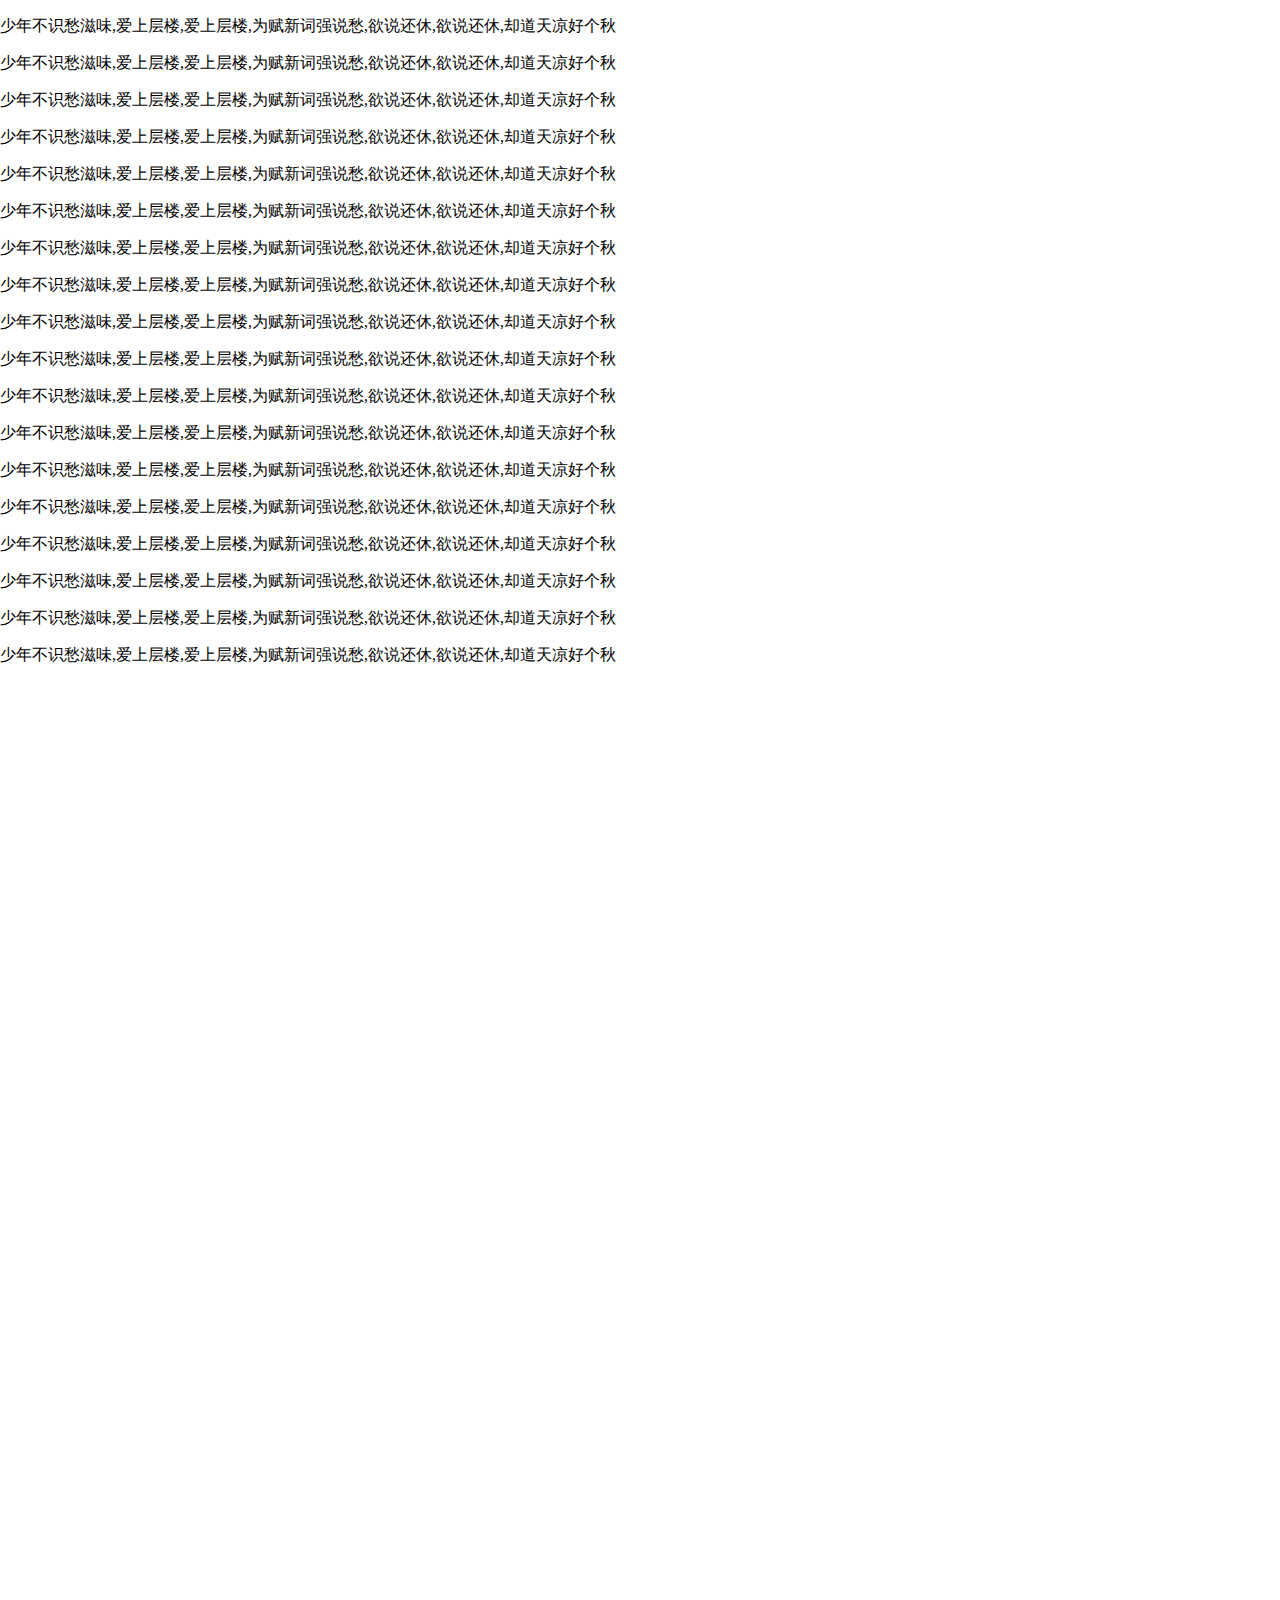
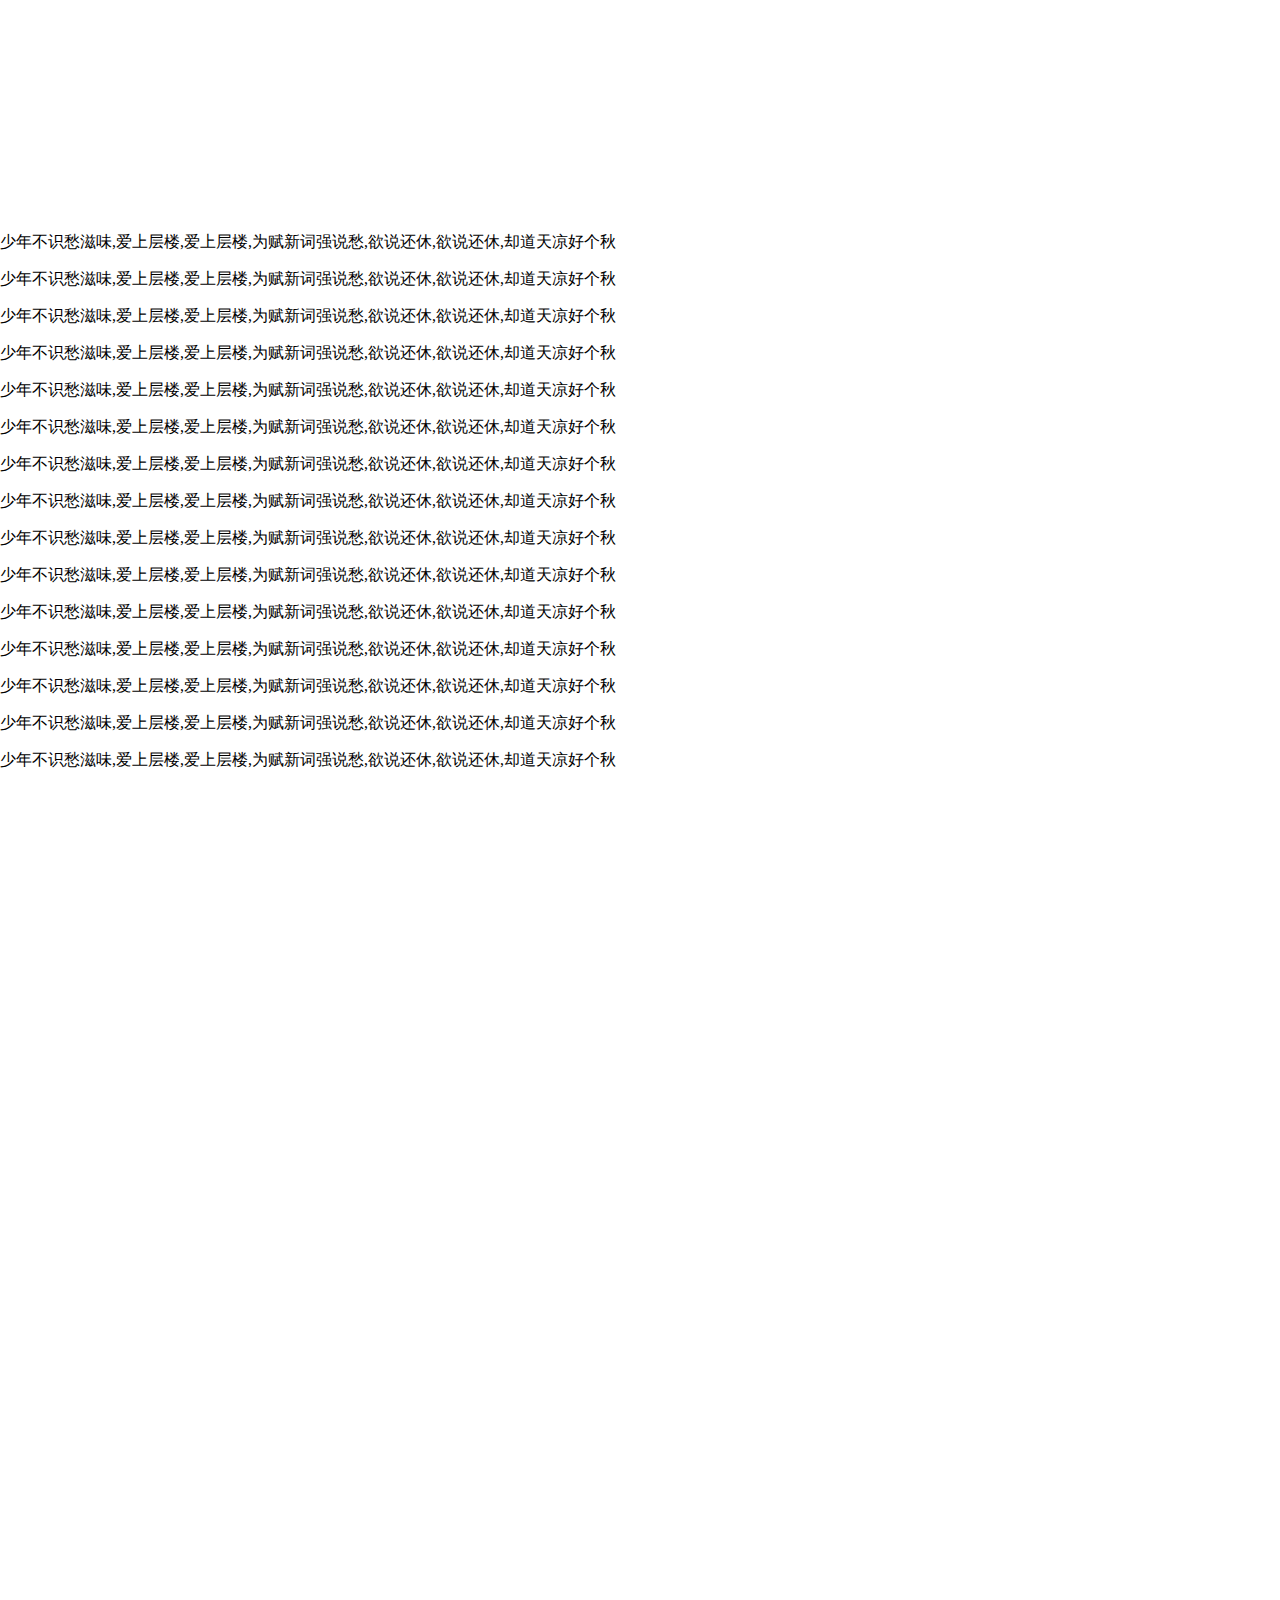
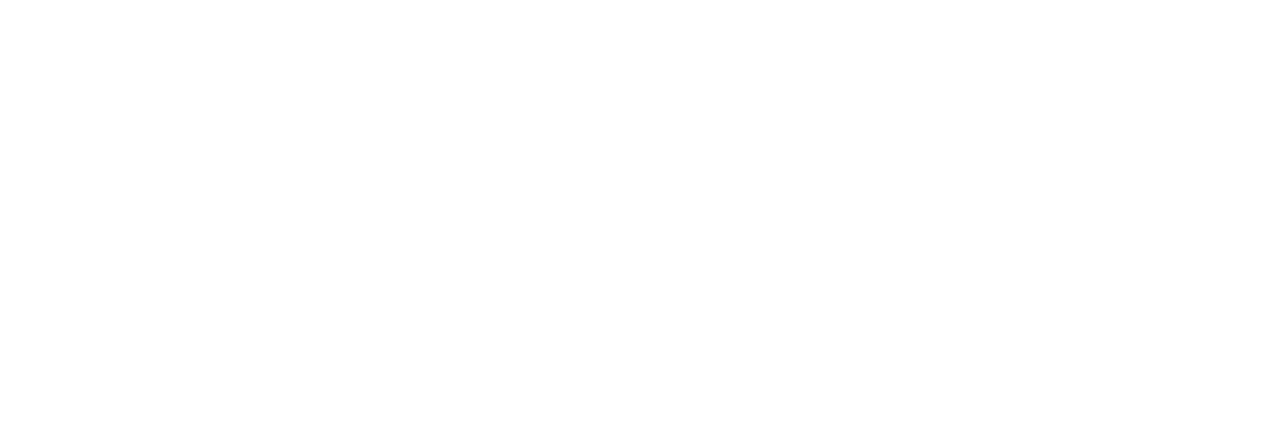
<file: 视差滚动效果/qqtim/2-原理.html>
<!DOCTYPE html>
<html lang="en">

<head>
  <meta charset="UTF-8">
  <meta name="viewport" content="width=device-width, initial-scale=1.0">
  <meta http-equiv="X-UA-Compatible" content="ie=edge">
  <title>Document</title>
  <style>
    html,
    body {
      margin: 0;
      padding: 0;
      width: 100%;
      height: 100%;
    }

    div {
      width: 100%;
      height: 100%;
    }

    .section-bg {
      background-attachment: fixed;
    }

    .section-bg:nth-child(2) {
      background-image: url("./image/fixed-1.jpg");
    }


    .section-bg:nth-child(4) {
      background-image: url("./image/fixed-2.jpg");
    }
  </style>
</head>

<body>
  <div class="section-font">
    <p>少年不识愁滋味,爱上层楼,爱上层楼,为赋新词强说愁,欲说还休,欲说还休,却道天凉好个秋</p>
    <p>少年不识愁滋味,爱上层楼,爱上层楼,为赋新词强说愁,欲说还休,欲说还休,却道天凉好个秋</p>
    <p>少年不识愁滋味,爱上层楼,爱上层楼,为赋新词强说愁,欲说还休,欲说还休,却道天凉好个秋</p>
    <p>少年不识愁滋味,爱上层楼,爱上层楼,为赋新词强说愁,欲说还休,欲说还休,却道天凉好个秋</p>
    <p>少年不识愁滋味,爱上层楼,爱上层楼,为赋新词强说愁,欲说还休,欲说还休,却道天凉好个秋</p>
    <p>少年不识愁滋味,爱上层楼,爱上层楼,为赋新词强说愁,欲说还休,欲说还休,却道天凉好个秋</p>
    <p>少年不识愁滋味,爱上层楼,爱上层楼,为赋新词强说愁,欲说还休,欲说还休,却道天凉好个秋</p>
    <p>少年不识愁滋味,爱上层楼,爱上层楼,为赋新词强说愁,欲说还休,欲说还休,却道天凉好个秋</p>
    <p>少年不识愁滋味,爱上层楼,爱上层楼,为赋新词强说愁,欲说还休,欲说还休,却道天凉好个秋</p>
    <p>少年不识愁滋味,爱上层楼,爱上层楼,为赋新词强说愁,欲说还休,欲说还休,却道天凉好个秋</p>
    <p>少年不识愁滋味,爱上层楼,爱上层楼,为赋新词强说愁,欲说还休,欲说还休,却道天凉好个秋</p>
    <p>少年不识愁滋味,爱上层楼,爱上层楼,为赋新词强说愁,欲说还休,欲说还休,却道天凉好个秋</p>
    <p>少年不识愁滋味,爱上层楼,爱上层楼,为赋新词强说愁,欲说还休,欲说还休,却道天凉好个秋</p>
    <p>少年不识愁滋味,爱上层楼,爱上层楼,为赋新词强说愁,欲说还休,欲说还休,却道天凉好个秋</p>
    <p>少年不识愁滋味,爱上层楼,爱上层楼,为赋新词强说愁,欲说还休,欲说还休,却道天凉好个秋</p>
    <p>少年不识愁滋味,爱上层楼,爱上层楼,为赋新词强说愁,欲说还休,欲说还休,却道天凉好个秋</p>
    <p>少年不识愁滋味,爱上层楼,爱上层楼,为赋新词强说愁,欲说还休,欲说还休,却道天凉好个秋</p>
    <p>少年不识愁滋味,爱上层楼,爱上层楼,为赋新词强说愁,欲说还休,欲说还休,却道天凉好个秋</p>


  </div>
  <div class="section-bg" data-stellar-background-ratio="0.5"></div>
  <div class="section-font">
    <p>少年不识愁滋味,爱上层楼,爱上层楼,为赋新词强说愁,欲说还休,欲说还休,却道天凉好个秋</p>
    <p>少年不识愁滋味,爱上层楼,爱上层楼,为赋新词强说愁,欲说还休,欲说还休,却道天凉好个秋</p>
    <p>少年不识愁滋味,爱上层楼,爱上层楼,为赋新词强说愁,欲说还休,欲说还休,却道天凉好个秋</p>
    <p>少年不识愁滋味,爱上层楼,爱上层楼,为赋新词强说愁,欲说还休,欲说还休,却道天凉好个秋</p>
    <p>少年不识愁滋味,爱上层楼,爱上层楼,为赋新词强说愁,欲说还休,欲说还休,却道天凉好个秋</p>
    <p>少年不识愁滋味,爱上层楼,爱上层楼,为赋新词强说愁,欲说还休,欲说还休,却道天凉好个秋</p>
    <p>少年不识愁滋味,爱上层楼,爱上层楼,为赋新词强说愁,欲说还休,欲说还休,却道天凉好个秋</p>
    <p>少年不识愁滋味,爱上层楼,爱上层楼,为赋新词强说愁,欲说还休,欲说还休,却道天凉好个秋</p>
    <p>少年不识愁滋味,爱上层楼,爱上层楼,为赋新词强说愁,欲说还休,欲说还休,却道天凉好个秋</p>
    <p>少年不识愁滋味,爱上层楼,爱上层楼,为赋新词强说愁,欲说还休,欲说还休,却道天凉好个秋</p>
    <p>少年不识愁滋味,爱上层楼,爱上层楼,为赋新词强说愁,欲说还休,欲说还休,却道天凉好个秋</p>
    <p>少年不识愁滋味,爱上层楼,爱上层楼,为赋新词强说愁,欲说还休,欲说还休,却道天凉好个秋</p>
    <p>少年不识愁滋味,爱上层楼,爱上层楼,为赋新词强说愁,欲说还休,欲说还休,却道天凉好个秋</p>
    <p>少年不识愁滋味,爱上层楼,爱上层楼,为赋新词强说愁,欲说还休,欲说还休,却道天凉好个秋</p>
    <p>少年不识愁滋味,爱上层楼,爱上层楼,为赋新词强说愁,欲说还休,欲说还休,却道天凉好个秋</p>
  </div>
  <div class="section-bg" data-stellar-background-ratio="0.5"></div>


  <!-- 1.引入包: jquery 和核心代码 -->
  <script src="./js/jquery.min.js"></script>
  <script src="./js/jquery.stellar.min.js"></script>

  <!-- 2. 在有background-attachment属性的元素上 添加data-stellar-background-ratio="0.5" -->

  <!-- 3.调用方法 让速度出现差异 -->
  <script>
    $.stellar({
      horizontalScrolling: false,
      responsive: true
    });
  </script>
</body>

</html>
</file>
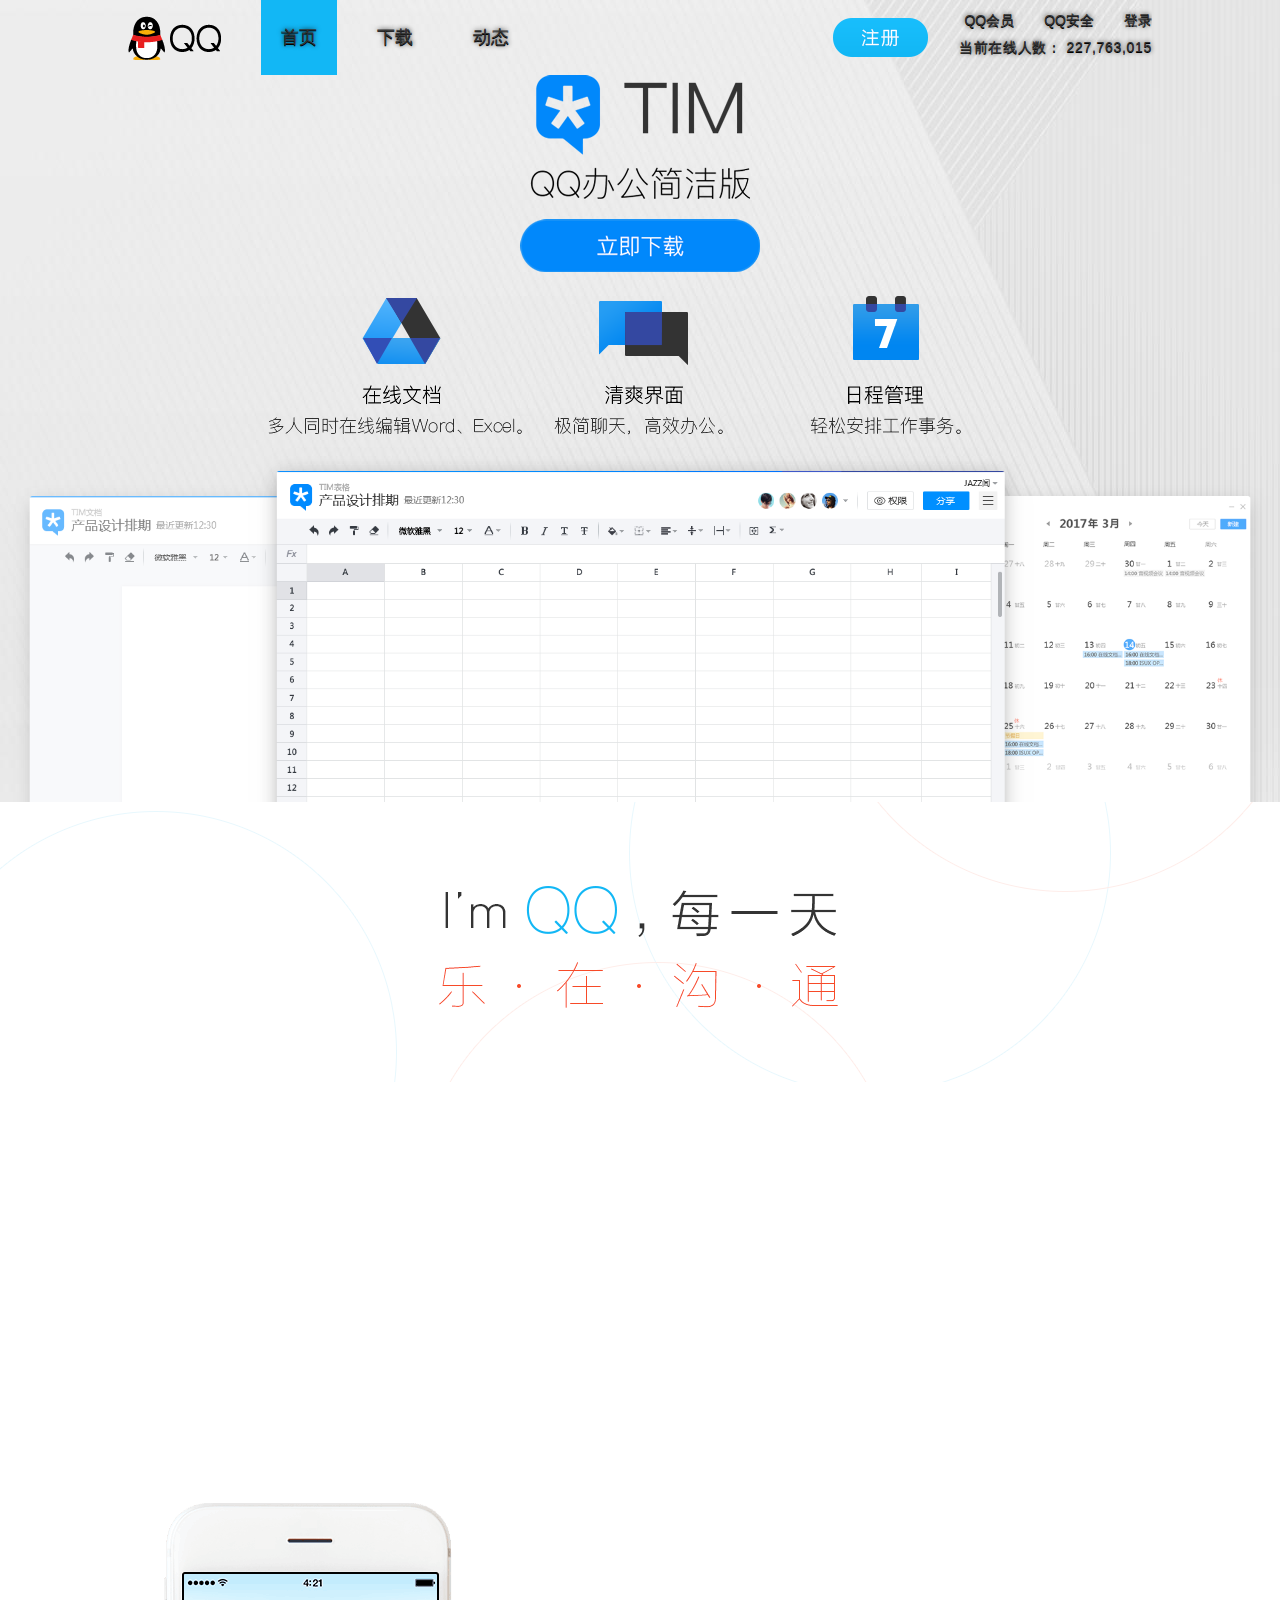
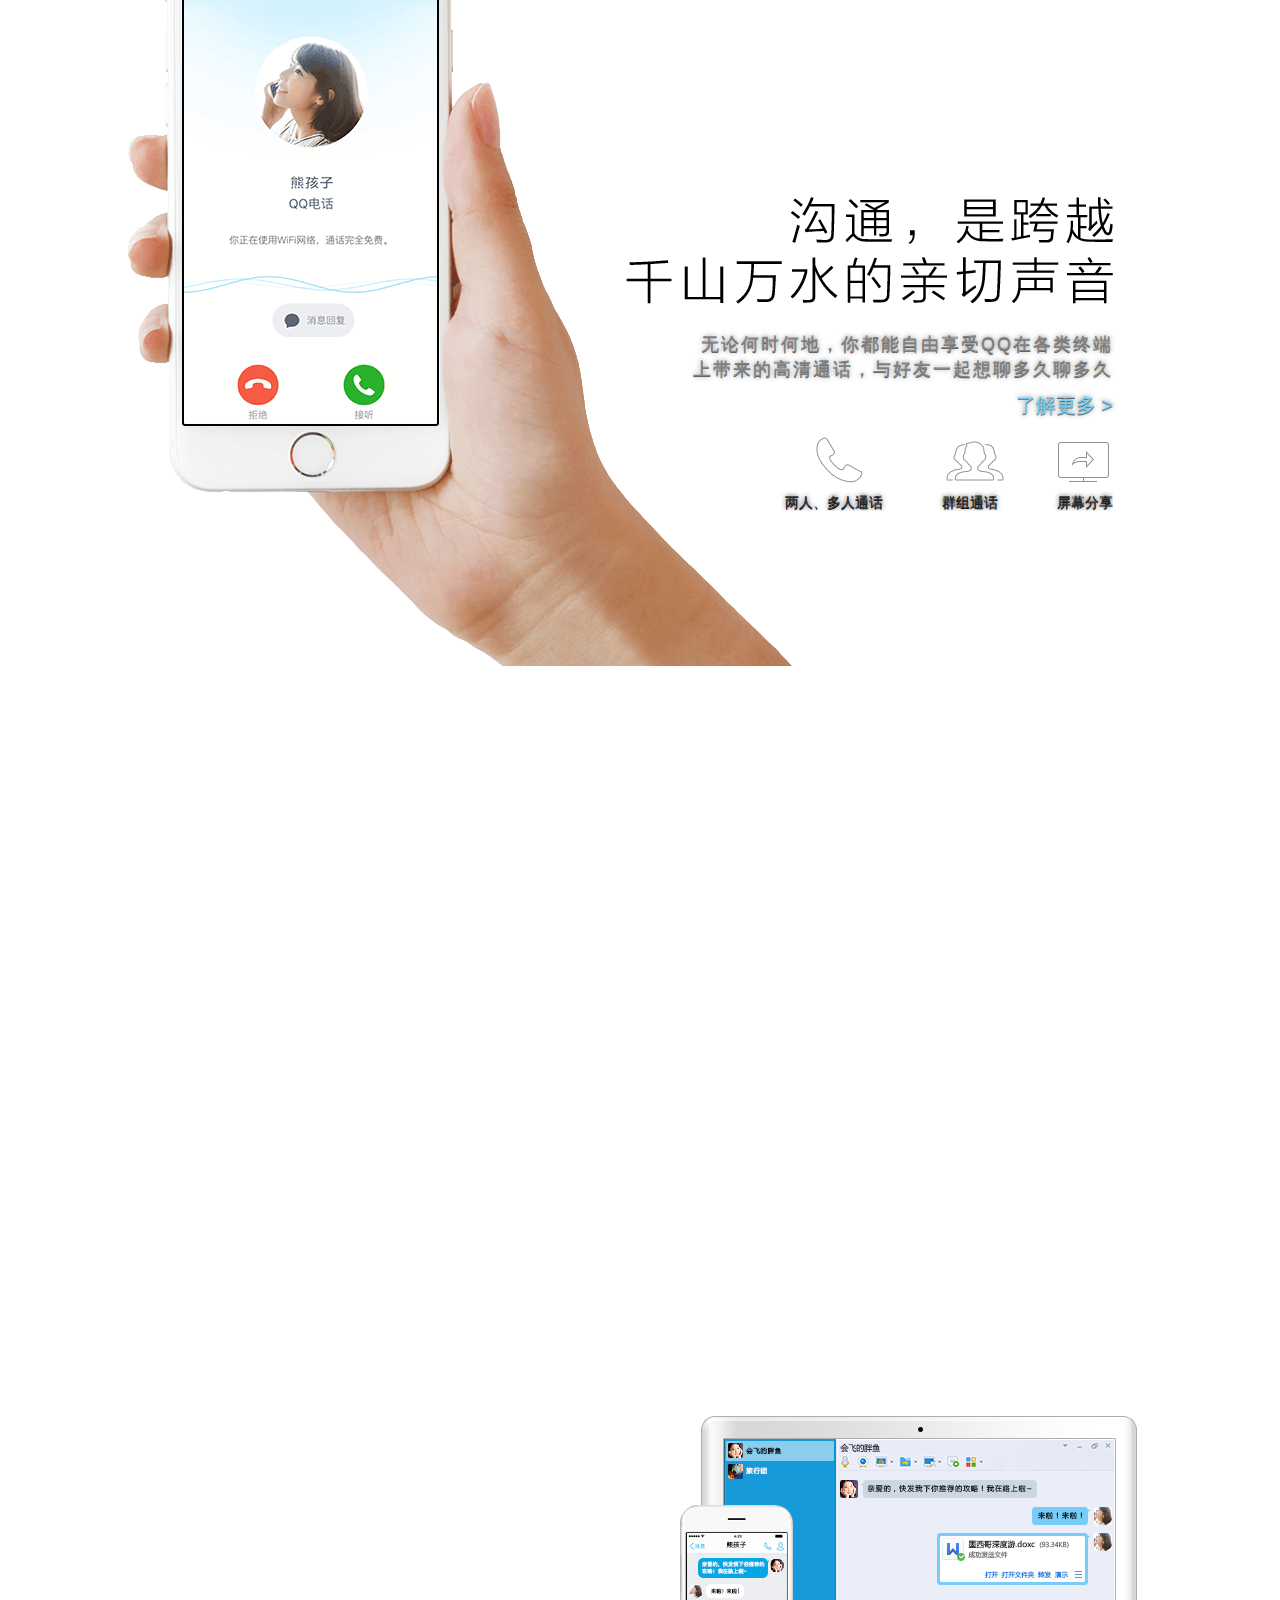
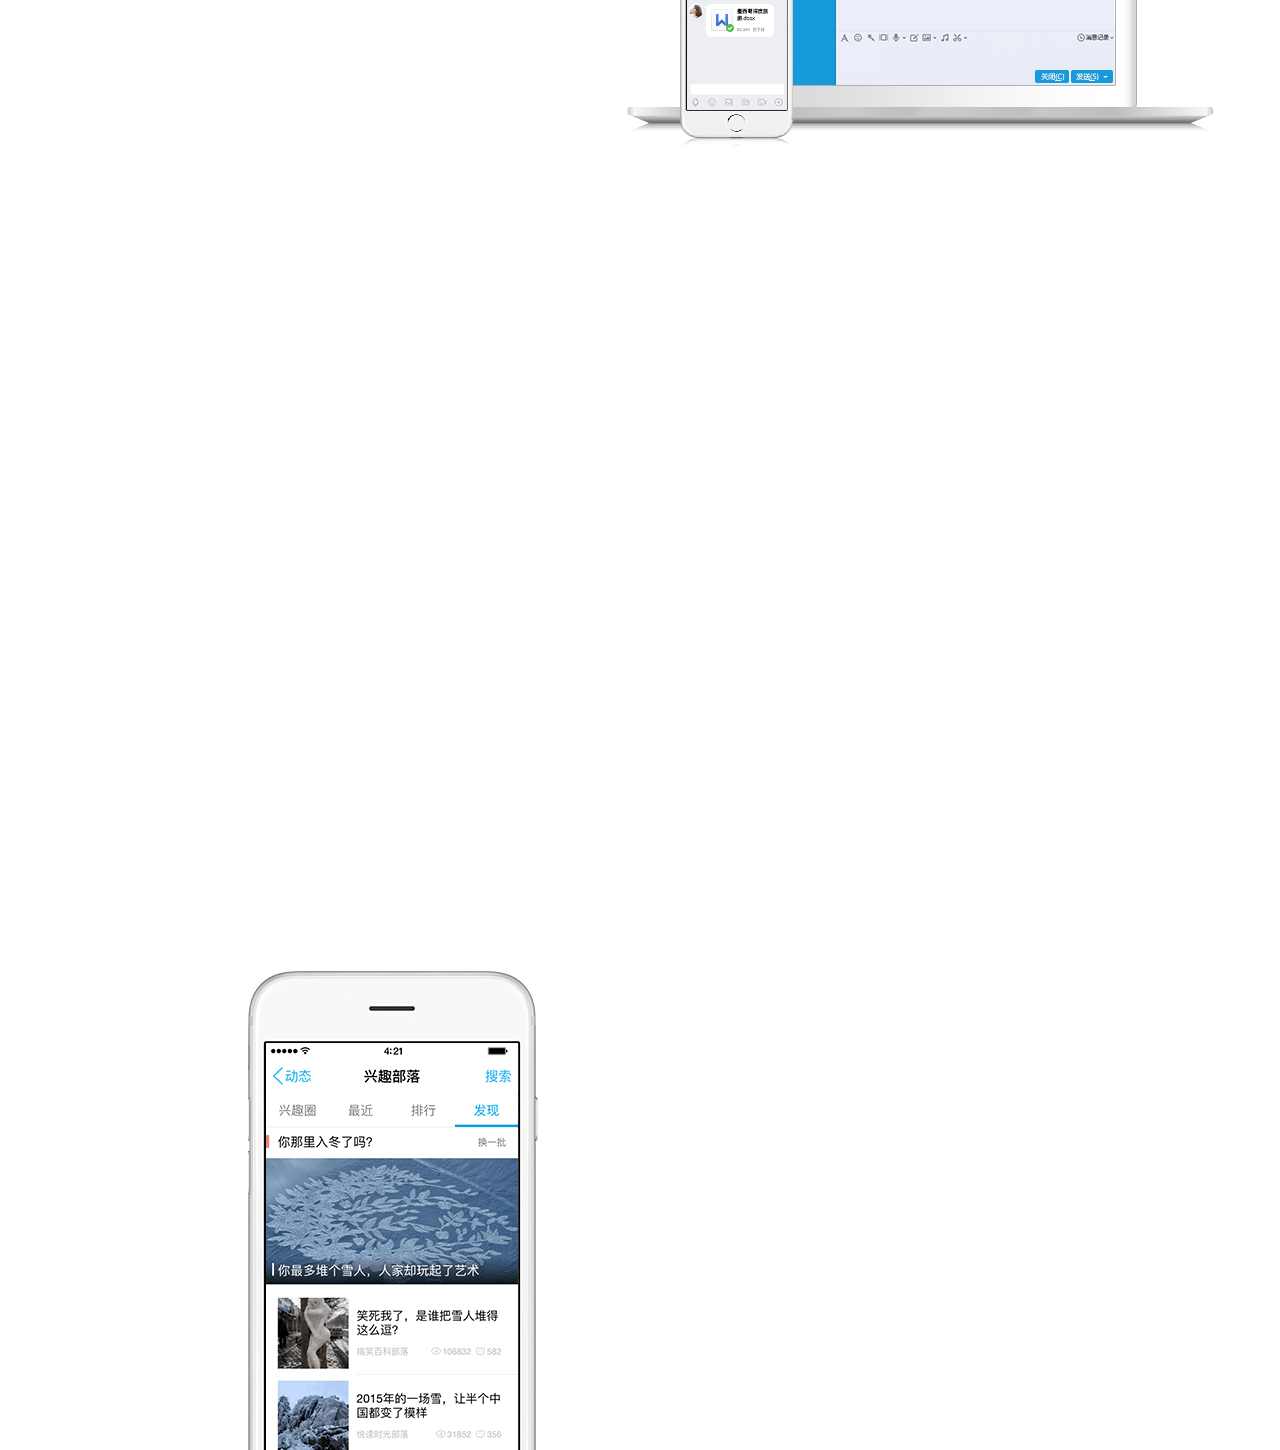
<file: 视差滚动效果/qqtim/3-QQTIM.html>
<!DOCTYPE html>
<html lang="en">

<head>
  <meta charset="UTF-8">
  <meta name="viewport" content="width=device-width, initial-scale=1.0">
  <meta http-equiv="X-UA-Compatible" content="ie=edge">
  <title>QQTIM</title>
  <!-- 清除浏览器默认样式 -->
  <link rel="stylesheet" href="./css/reset.css">
  <!-- 页面样式 -->
  <link rel="stylesheet" href="./css/qqtim.css">
</head>

<body>
  <main>
    <section class="first">
      <nav class="nav">
        <div class="nav-left">
          <a class="logo" href="javascript:;">
            <img src="./image/topnav-logo.png" alt="">
          </a>

          <ul>
            <li class="active">
              <a href="javascript:;">首页</a>
            </li>
            <li>
              <a href="javascript:;">下载</a>
            </li>
            <li>
              <a href="javascript:;">动态</a>
            </li>
          </ul>
        </div>
        <div class="nav-right">
          <a class="signup" href="javascript:;"></a>
          <div class="extra">
            <ul>
              <li>
                <a href="javascript">QQ会员</a>
              </li>
              <li>
                <a href="javascript">QQ安全</a>
              </li>
              <li>
                <a href="javascript">登录</a>
              </li>
            </ul>
            <a href="javascript:;">
              当前在线人数：
              <span>227,763,015</span>
            </a>
          </div>
        </div>
      </nav>
      <!-- 网站的标题 -->
      <div class="site-name"></div>
      <!-- 立即下载 -->
      <div class="download"></div>
      <!-- 特点 -->
      <div class="feature"></div>
      <!-- 文档 -->
      <div class="doc">
        <img src="./image/doc.png" alt="">
      </div>
      <!-- imqq -->
      <div class="imqq"></div>
    </section>

    <!-- 第二屏 -->
    <div class="second" data-stellar-background-ratio="0.3"></div>

    <!-- 第三屏 -->
    <div class="third">
      <div class="third-wrap">
        <div class="third-left"></div>
        <div class="third-right">
          <div class="goutong"></div>
          <p>
            无论何时何地，你都能自由享受QQ在各类终端
            <br> 上带来的高清通话，与好友一起想聊多久聊多久
          </p>
          <a class="more" href="JavaScript:;">了解更多&nbsp;></a>
          <ul>
            <li>
              <a href="javascript:;">屏幕分享</a>
            </li>
            <li>
              <a href="javascript:;">群组通话</a>
            </li>
            <li>
              <a href="javascript:;">两人、多人通话</a>
            </li>


          </ul>
        </div>
      </div>
    </div>

    <!-- 第四屏 -->
    <div class="fourth" data-stellar-background-ratio="0.3"></div>

    <!-- 第五屏 -->
    <div class="fifth">
      <div class="fifth-wrap">
        <div class="fifth-right"></div>
      </div>
    </div>

    <!-- 第六屏 -->
    <div class="sixth" data-stellar-background-ratio="0.3"></div>

    <!-- 第七屏 -->
    <div class="seventh">
      <div class="seventh-wrap">
        <div class="seventh-left"></div>
      </div>
    </div>
  </main>
  <script src="./js/jquery.min.js"></script>
  <script src="./js/jquery.stellar.min.js"></script>
  <script>
    // 整个html去调用
    $.stellar({
      horizontalScrolling: false,
      responsive: true
    });
  </script>
</body>

</html>
</file>
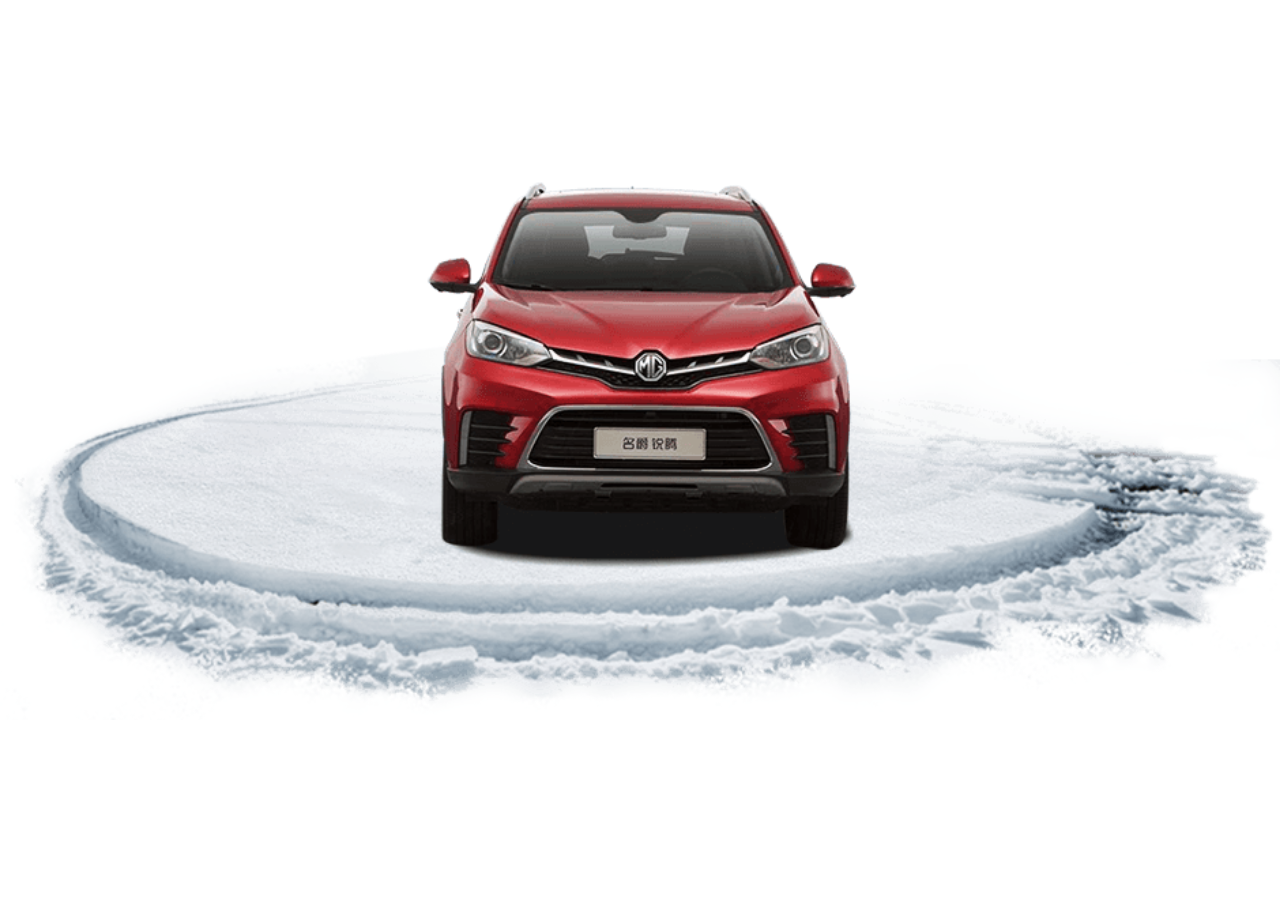
<file: 视差滚动效果/qqtim/4-car.html>
<!DOCTYPE html>
<html lang="en">
<head>
  <meta charset="UTF-8">
  <meta name="viewport" content="width=device-width, initial-scale=1.0">
  <meta http-equiv="X-UA-Compatible" content="ie=edge">
  <title>360°无死角汽车展示</title>
  <style>
    html,body {
      width: 100%;
      height: 100%;
      margin:  0;
      padding: 0;
      overflow-y: hidden;
    }
  </style>
</head>
<body>
  
  <div class="main" id="circlr">
    <img src="" alt="" data-src="./carimage/1.png">
    <img src="" alt="" data-src="./carimage/2.png">
    <img src="" alt="" data-src="./carimage/3.png">
    <img src="" alt="" data-src="./carimage/4.png">
    <img src="" alt="" data-src="./carimage/5.png">
    <img src="" alt="" data-src="./carimage/6.png">
    <img src="" alt="" data-src="./carimage/7.png">
    <img src="" alt="" data-src="./carimage/8.png">
    <img src="" alt="" data-src="./carimage/9.png">
    <img src="" alt="" data-src="./carimage/10.png">
    <img src="" alt="" data-src="./carimage/11.png">
    <img src="" alt="" data-src="./carimage/12.png">
    <img src="" alt="" data-src="./carimage/13.png">
    <img src="" alt="" data-src="./carimage/14.png">
    <img src="" alt="" data-src="./carimage/15.png">
    <img src="" alt="" data-src="./carimage/16.png">
    <img src="" alt="" data-src="./carimage/17.png">
    <img src="" alt="" data-src="./carimage/18.png">
    <img src="" alt="" data-src="./carimage/19.png">
    <img src="" alt="" data-src="./carimage/20.png">
    <img src="" alt="" data-src="./carimage/21.png">
    <img src="" alt="" data-src="./carimage/22.png">
    <img src="" alt="" data-src="./carimage/23.png">
    <img src="" alt="" data-src="./carimage/24.png">
    <img src="" alt="" data-src="./carimage/25.png">
    <img src="" alt="" data-src="./carimage/26.png">
    <img src="" alt="" data-src="./carimage/27.png">
    <img src="" alt="" data-src="./carimage/28.png">
    <img src="" alt="" data-src="./carimage/29.png">
    <img src="" alt="" data-src="./carimage/30.png">
    <img src="" alt="" data-src="./carimage/31.png">
    <img src="" alt="" data-src="./carimage/32.png">
    <img src="" alt="" data-src="./carimage/33.png">
    <img src="" alt="" data-src="./carimage/34.png">
    <img src="" alt="" data-src="./carimage/35.png">
    <img src="" alt="" data-src="./carimage/36.png">
    <img src="" alt="" data-src="./carimage/37.png">
    <img src="" alt="" data-src="./carimage/38.png">
    <img src="" alt="" data-src="./carimage/39.png">
    <img src="" alt="" data-src="./carimage/40.png">
    <img src="" alt="" data-src="./carimage/41.png">
    <img src="" alt="" data-src="./carimage/42.png">
    <img src="" alt="" data-src="./carimage/43.png">
    <img src="" alt="" data-src="./carimage/44.png">
    <img src="" alt="" data-src="./carimage/45.png">
    <img src="" alt="" data-src="./carimage/46.png">
    <img src="" alt="" data-src="./carimage/47.png">
    <img src="" alt="" data-src="./carimage/48.png">
    <img src="" alt="" data-src="./carimage/49.png">
    <img src="" alt="" data-src="./carimage/50.png">
    <img src="" alt="" data-src="./carimage/51.png">
    <img src="" alt="" data-src="./carimage/52.png">
    <img src="" alt="" data-src="./carimage/53.png">
    <img src="" alt="" data-src="./carimage/54.png">
    <img src="" alt="" data-src="./carimage/55.png">
    <img src="" alt="" data-src="./carimage/56.png">
    <img src="" alt="" data-src="./carimage/57.png">
    <img src="" alt="" data-src="./carimage/58.png">
    <img src="" alt="" data-src="./carimage/59.png">
    <img src="" alt="" data-src="./carimage/60.png">
    <img src="" alt="" data-src="./carimage/61.png">
    <img src="" alt="" data-src="./carimage/62.png">
    <img src="" alt="" data-src="./carimage/63.png">
    <img src="" alt="" data-src="./carimage/64.png">
    <img src="" alt="" data-src="./carimage/65.png">
    <img src="" alt="" data-src="./carimage/66.png">
    <img src="" alt="" data-src="./carimage/67.png">
    <img src="" alt="" data-src="./carimage/68.png">
    <img src="" alt="" data-src="./carimage/69.png">
    <img src="" alt="" data-src="./carimage/70.png">
    <img src="" alt="" data-src="./carimage/71.png">
    <img src="" alt="" data-src="./carimage/72.png">
    <img src="" alt="" data-src="./carimage/73.png">
    <img src="" alt="" data-src="./carimage/74.png">
  </div>
  
  <script src="./js/jquery.min.1.11.js"></script>
  <script src="./js/circlr.min.js"></script>
  <script>
    // element 放置图片的容器元素的ID。
    var crl = circlr('circlr',{
      scroll : true
    });    
  </script>
</body>
</html>
</file>
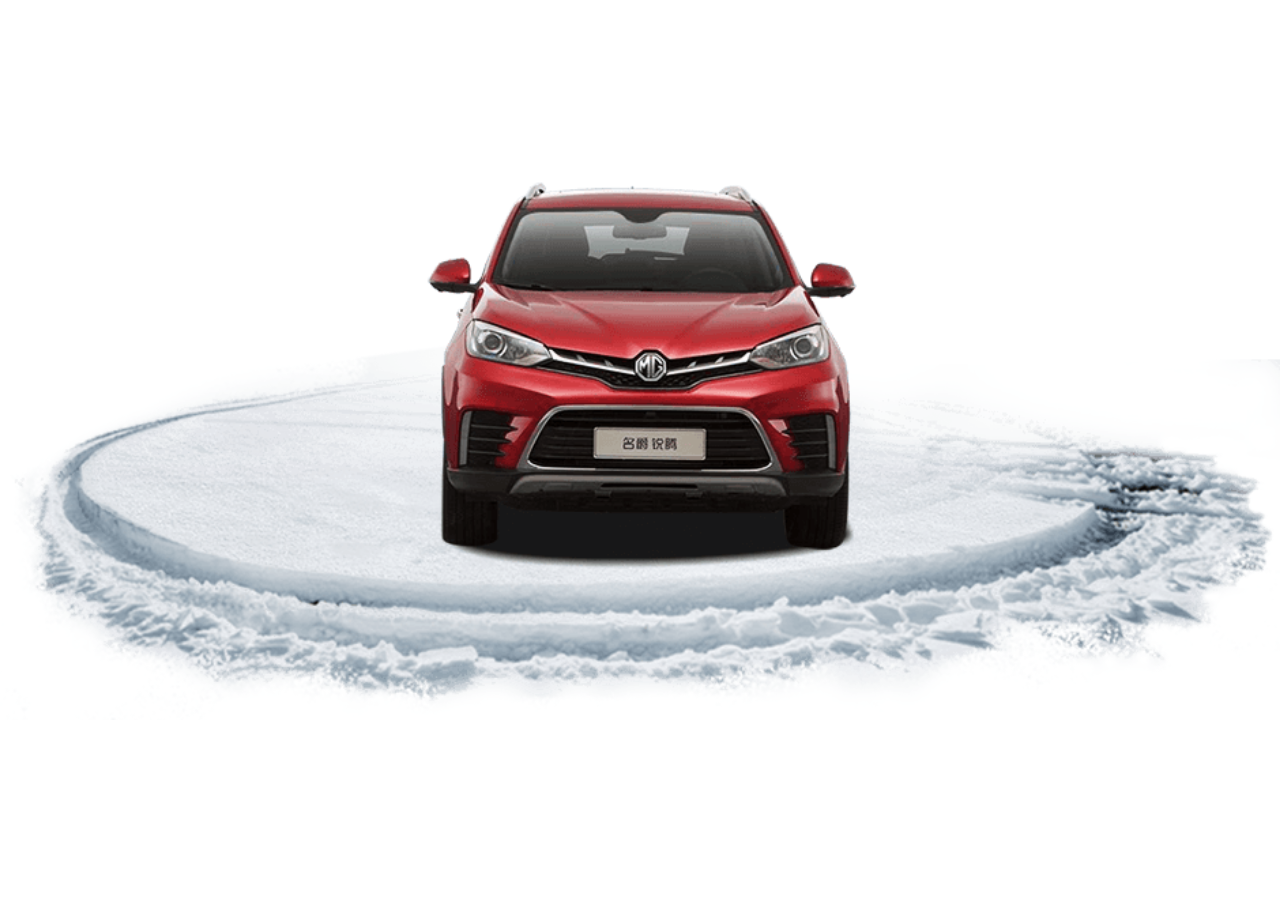
<file: 视差滚动效果/qqtim/5-copy.html>
<!DOCTYPE html>
<html lang="en">

<head>
  <meta charset="UTF-8">
  <meta name="viewport" content="width=device-width, initial-scale=1.0">
  <meta http-equiv="X-UA-Compatible" content="ie=edge">
  <title>360°无死角汽车产品展示</title>
  <style>
    html,
    body {
      margin: 0;
      padding: 0;
      width: 100%;
      height: 100%;
      /* overflow: hidden; */
      overflow-y: hidden;
    }
  </style>
</head>

<body>
  <div class="main" id="circlr">
    <!-- 图片路径不能直接给src 要给 data-src(自定义属性) -->
    <img src="" alt="" data-src="./carimage/1.png">
    <img src="" alt="" data-src="./carimage/2.png">
    <img src="" alt="" data-src="./carimage/3.png">
    <img src="" alt="" data-src="./carimage/4.png">
    <img src="" alt="" data-src="./carimage/5.png">
    <img src="" alt="" data-src="./carimage/6.png">
    <img src="" alt="" data-src="./carimage/7.png">
    <img src="" alt="" data-src="./carimage/8.png">
    <img src="" alt="" data-src="./carimage/9.png">
    <img src="" alt="" data-src="./carimage/10.png">
    <img src="" alt="" data-src="./carimage/11.png">
    <img src="" alt="" data-src="./carimage/12.png">
    <img src="" alt="" data-src="./carimage/13.png">
    <img src="" alt="" data-src="./carimage/14.png">
    <img src="" alt="" data-src="./carimage/15.png">
    <img src="" alt="" data-src="./carimage/16.png">
    <img src="" alt="" data-src="./carimage/17.png">
    <img src="" alt="" data-src="./carimage/18.png">
    <img src="" alt="" data-src="./carimage/19.png">
    <img src="" alt="" data-src="./carimage/20.png">
    <img src="" alt="" data-src="./carimage/21.png">
    <img src="" alt="" data-src="./carimage/22.png">
    <img src="" alt="" data-src="./carimage/23.png">
    <img src="" alt="" data-src="./carimage/24.png">
    <img src="" alt="" data-src="./carimage/25.png">
    <img src="" alt="" data-src="./carimage/26.png">
    <img src="" alt="" data-src="./carimage/27.png">
    <img src="" alt="" data-src="./carimage/28.png">
    <img src="" alt="" data-src="./carimage/29.png">
    <img src="" alt="" data-src="./carimage/30.png">
    <img src="" alt="" data-src="./carimage/31.png">
    <img src="" alt="" data-src="./carimage/32.png">
    <img src="" alt="" data-src="./carimage/33.png">
    <img src="" alt="" data-src="./carimage/34.png">
    <img src="" alt="" data-src="./carimage/35.png">
    <img src="" alt="" data-src="./carimage/36.png">
    <img src="" alt="" data-src="./carimage/37.png">
    <img src="" alt="" data-src="./carimage/38.png">
    <img src="" alt="" data-src="./carimage/39.png">
    <img src="" alt="" data-src="./carimage/40.png">
    <img src="" alt="" data-src="./carimage/41.png">
    <img src="" alt="" data-src="./carimage/42.png">
    <img src="" alt="" data-src="./carimage/43.png">
    <img src="" alt="" data-src="./carimage/44.png">
    <img src="" alt="" data-src="./carimage/45.png">
    <img src="" alt="" data-src="./carimage/46.png">
    <img src="" alt="" data-src="./carimage/47.png">
    <img src="" alt="" data-src="./carimage/48.png">
    <img src="" alt="" data-src="./carimage/49.png">
    <img src="" alt="" data-src="./carimage/50.png">
    <img src="" alt="" data-src="./carimage/51.png">
    <img src="" alt="" data-src="./carimage/52.png">
    <img src="" alt="" data-src="./carimage/53.png">
    <img src="" alt="" data-src="./carimage/54.png">
    <img src="" alt="" data-src="./carimage/55.png">
    <img src="" alt="" data-src="./carimage/56.png">
    <img src="" alt="" data-src="./carimage/57.png">
    <img src="" alt="" data-src="./carimage/58.png">
    <img src="" alt="" data-src="./carimage/59.png">
    <img src="" alt="" data-src="./carimage/60.png">
    <img src="" alt="" data-src="./carimage/61.png">
    <img src="" alt="" data-src="./carimage/62.png">
    <img src="" alt="" data-src="./carimage/63.png">
    <img src="" alt="" data-src="./carimage/64.png">
    <img src="" alt="" data-src="./carimage/65.png">
    <img src="" alt="" data-src="./carimage/66.png">
    <img src="" alt="" data-src="./carimage/67.png">
    <img src="" alt="" data-src="./carimage/68.png">
    <img src="" alt="" data-src="./carimage/69.png">
    <img src="" alt="" data-src="./carimage/70.png">
    <img src="" alt="" data-src="./carimage/71.png">
    <img src="" alt="" data-src="./carimage/72.png">
    <img src="" alt="" data-src="./carimage/73.png">
    <img src="" alt="" data-src="./carimage/74.png">
  </div>


  <!-- circlr.js 也是一个依赖于jquery的插件  -->
  <script src="./js/jquery.min.1.11.js"></script>
  <script src="./js/circlr.min.js"></script>

  <script>
    // circlr 它是包含图片的div的id
    var crl = circlr('circlr', {
      scroll: true
      // loader: 'loader'
    });
  </script>
</body>
<!-- 
   功能: 制作360°旋转效果
   技术点: circlr.js

   过程:
      1.首先在html中新建 74个图片  div.main>img[data-src="./carimage/$.png"]
      2.引入库  jquery.min.1.11.js circlr.min.js
      3. 调用这个库的方法
          var crl = circlr('circlr', {   //单引号中的circlr 是包含图片的元素的id
              scroll: true
             // loader: 'loader'
          });



 -->
</html>
</file>
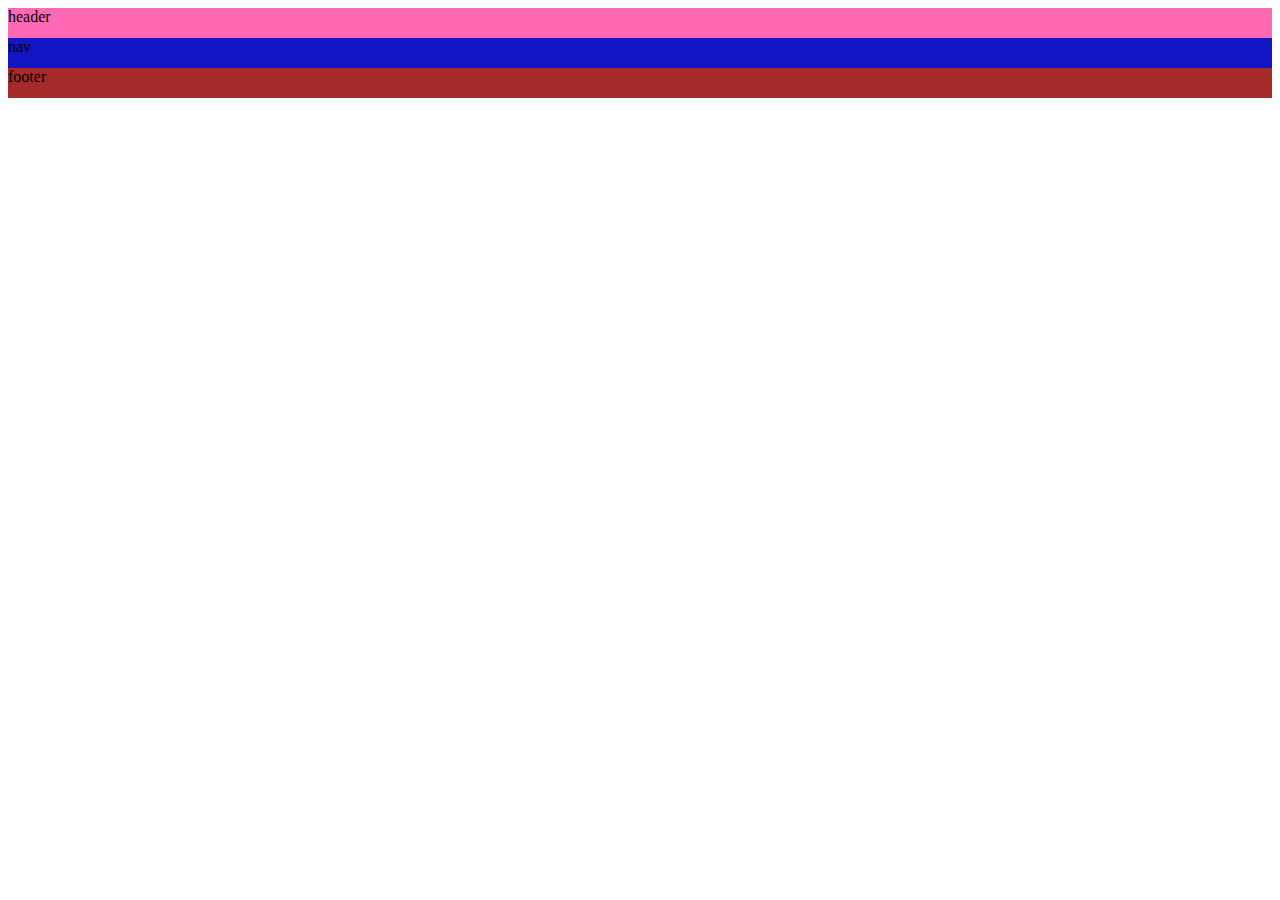
<file: 全屏滚动效果/QBCode/demo/01-语义化标签.html>
<!DOCTYPE html>
<html lang="en">
<head>
  <meta charset="UTF-8">
  <meta name="viewport" content="width=device-width, initial-scale=1.0">
  <meta http-equiv="X-UA-Compatible" content="ie=edge">
  <title>Document</title>
  <style>
    header {
      width: 100%;
      height: 30px;
      background-color: hotpink;
    }

    nav {
      width: 100%;
      height: 30px;
      background-color: rgb(18, 21, 196);
    }

    footer {
      width: 100%;
      height: 30px;
      background-color: brown;
    }

    main {
      display: block;
      width: 100%;
      height: 30px;
      background-color: red;
    }
  </style>
    <!-- 用法: 引入就可以了 一定要放在head标签里 -->
    <!-- 快捷写法: emmet语法 
          cc:ie6
    -->
    <!--[if lt IE 9]>
          <script src="../js/html5shiv.js"></script>
      <![endif]-->

    <!-- <script>
      document.createElement("main");
    </script> -->
</head>
<body>
  <header>header</header>
  <nav>nav</nav>
  <!-- main 5.1出来的main -->
  <!-- <main>main</main> -->
  <footer>footer</footer>

</body>
</html>
</file>
<file: 移动端垂直弹性滑动回弹插件/css/base.css>
* {
	-webkit-tap-highlight-color: rgba(0, 0, 0, 0);
}

body, ul, p, h1, h2, h3, h4, h5, h6 {
	padding: 0;
	margin: 0;
}

body {
	font-size: 16px;
	font-family: PingFangSC-Regular, Helvetica, "Droid Sans", Arial, sans-serif;
}

ul {
	list-style: none;
}

a {
	display: block;
	text-decoration: none;
}

img {
	display: block;
	width: 100%;
}

input {
	display: block;
	padding: 0;
	margin: 0;
	border: 0 none;
	outline: none;
	box-sizing: border-box;
	-webkit-box-sizing: border-box;
	-webkit-appearance: none;
}

.viewport {
	width: 100%;
	margin: 0 auto;
	overflow: hidden;
}

.jd-sprites {
	background-image: url(../images/jd-sprites.png);
	background-size: 200px 200px;
}

.clearfix::after{
	content: '';
	display: block;
	clear: both;
}
</file>
<file: 移动端垂直弹性滑动回弹插件/css/index.css>
.main{
	height: 100%;
	width: 100%;
	background-color: #F5F5F5;
}
.search-nav{
	position: fixed;
	width: 100%;
	height: 40px;
	background: rgba(201, 21, 35, 1);
	box-sizing: border-box;
	padding-left: 75px;
	padding-right: 50px;
	/* position: relative; */
	overflow: hidden;
}
.search-nav .input{
	width: 100%;
	height: 30px;
	background-color: white;
	margin-top: 5px;
	position: relative;
	border-radius: 15px;
	overflow: hidden;
}
.search-nav .lg-img{
	position: absolute;
    top: 10px;
    left: 7px;
    width: 56px;
    height: 21px;
	background-image: url(../images/jd-sprites.png);
	background-size: 200px 200px;
	background-position: 0 -109px;
}
.search-nav .bg-sch-bgimg{
	display: block;
    position: absolute;
    top: 5px;
    left: 10px;
    width: 20px;
    height: 20px;
	background-position: -60px -109px;
	background-image: url(../images/jd-sprites.png);
    background-size: 200px 200px;
}
.search-nav .it-cnt{
	width: 100%;
    height: 100%;
    padding: 8px 0 8px 30px;
    font-size: 14px;
    border-radius: 15px;
}
.search-nav .lg-btn{
	position: absolute;
    right: 10px;
    top: 0;
    width: 30px;
    height: 40px;
    line-height: 40px;
    color: #FFF;
    font-size: 15px;
}
.container{
	width: 100%;
}
.container .ct-nav{
	width: 100%;
	background-color: #FFF;
	padding-bottom: 10px;
}
.container .ct-nav ul{
	width: 100%;
	padding-top: 2px;
	box-sizing: border-box;
	background-color: #FFF;
}
.container .ct-nav li{
	float: left;
	width: 25%;
	text-align: center;
}
.container .ct-nav li img{
	/* padding: 8px 38px 2px 38px; */
	margin: 8px auto 2px;
	height: 40px;
	width: 40px;
	box-sizing: border-box;
}
.container .ct-nav li span{
	font-size: 12px;
	color: #666;
}

.container .sec-kill{
	width: 100%;
	margin-top: 10px;	
	background-color: #FFF;
}
.container .sec-kill .title{
	overflow: hidden;
	height: 15px;
	padding: 10px;
}
.container .sec-kill .bg-clock{
	display: block;
	width: 20px;
	height: 26px;
	margin-top: -5px;
	background-image: url(../images/jd-sprites.png);
	background-repeat: no-repeat;
	background-size: 200px 200px;
	background-position: -84px -107px;
	color: #CA1327;
	font-size: 15px;
	float: left;
}
.container .sec-kill .bg-clock::after{
	content: '掌上秒杀';
	display: block;
	height: 26px;
	margin-left: 22px;
	line-height: 26px;
	font-style: normal;
    width: 65px;
}
.container .sec-kill .dj-time{
	margin-left: 70px;
    height: 17px;
	float: left;
	/* margin-top: -2px; */
}
.container .sec-kill .dj-time .colon{
	float: left;
	margin: 0 2px;
}
.container .sec-kill .dj-time .cmn-span{
	/* display: inline-block; */
	float: left;
	font-size: 15px;
	width: 20px;
	height: 17px;
	padding: 0 2px;
	line-height: 15px;
	/* margin-top: -2px; */
	text-align: center;
	color: #ffffff;
	background-color:  #3d3d3d;
	border-radius: 2px;
}
.container .sec-kill .more-kill{
	font-size: 12px;
	float: right;
	color: #666;
	position: relative;
	right: 10px;
}
.container .sec-kill .more-kill::after{
	content: "";
	position: absolute;
	top: 3px;
    right: -10px;
    width: 7px;
    height: 12px;
	background-image: url(../images/jd-sprites.png);
	background-size: 200px 200px;
    background-position: -186px -51px;
}
.container .sec-kill .sec-cnt{
	width: 100%;
	padding: 0px 10px;
	box-sizing: border-box;
}
.container .sec-kill .sec-cnt li{
	width: 33.3333%;
	float: left;
	padding: 10px 10px;
	box-sizing: border-box;
	position: relative;
}
.container .sec-kill .sec-cnt li a{
	display: block;
	width: 100%;
	position: relative;
}
.container .sec-kill .sec-cnt li img{
	width: 100%;
}
.container .sec-kill .sec-cnt li .now-price{
	color: #ed5657;
	font-size: 14px;
	text-align: center;
	margin-top: 8px;
}
.container .sec-kill .sec-cnt li .old-price{
	text-decoration: line-through;
	font-size: 10px;
	color: #888;
	text-align: center;
}
.container .sec-kill .sec-cnt li span{
	position: absolute;
	right: 0;
	bottom: 0;
	color: #FFF;
	background-color: #fdb60a;
	padding: 5px;
	border-radius: 50%;
	font-size: 10px;
}
.hd-img{
	width: 100%;
	position: relative;
	/* padding: 0% 5px;
	box-sizing: border-box; */
}
.hd-img>img{
	width: 100%;
}
.hd-img ul{
	/* background-color: rebeccapurple; */
	width: 100%;
	height: 69%;
	position: absolute;
	left: 0%;
	top: 27%;
	padding: 0% 10px;
	box-sizing: border-box;
}
.hd-img li{
	width: 50%;
	float: left;
}
.hd-img li img{
	width: 100%;
}
.list-shopping{
	width: 100%;
}
.list-shopping ul li{
	width: 100%;
}
.list-shopping ul li a{
	float: left;
	width: 50%;
}
.list-shopping ul li:first-child a{
	float: left;
	width: 33.3333%;
}
.list-shopping ul li a{
	float: left;
	width: 50%;
}
.advert{
	width: 100%;
	padding: 0 8px;
	margin-top:8px;
	box-sizing: border-box;
}
.market,.theme,.brand{
	margin-top: 10px;
	width: 100%;
	background-color: #ffffff;	
}
.market h4,.theme h4,.brand h4{
	height: 34px;
    line-height: 34px;
    padding: 0 8px;
    color: #f25353;
    font-size: 16px;
    font-weight: normal;
}
.market ul li{
	width: 100%;
}
.market ul li div{
	width: 50%;
	float: left;
}
.market ul li div a{
	display: inline-block;
	width: 100%;
}
.market ul li:last-child a{
	float: left;
	width: 50%;
}
.market ul li img{
	display: block;
	width: 100%;
}
.theme ul{
	width: 100%;
}
.theme ul li{
	width: 100%;
	overflow: hidden;
}
.theme ul li a{
	float: left;
	width: 25%;
}
.theme ul li:first-child,.theme ul li:nth-child(2){
	width: 50%;
	float: left;
}
.theme ul li:first-child a{
	display: block;
	width: 100%;
}
.theme ul li:nth-child(2) a{
	float: left;
	width: 50%;
}
.theme ul li:nth-child(2) a:first-child{
	width: 100%;
}
.brand ul li{
	width: 30%;
	float:left;
}
.brand ul li:first-child{
	width: 40%;
}
</file>
<file: 移动端zepto.js自定义打包/zepto-master/test/test.css>
* {
  font-family: -apple-system-font, Helvetica, sans-serif;
}
body {
  padding: 1em;
}
a:link, a:visited { color: darkblue; }
#results.failed em { font-style: normal; color: crimson; }
#results.passed em { font-style: normal; color: darkgreen; }
#fixtures {
  position: absolute;
  top: -10000px;
  left: -10000px;
}
#nav {
  list-style: none;
  padding: 0;
  margin: 2em 0 0 0;
  font-size: 12px;
  max-width: 30em;
}
#nav a {
  padding: .8em 1.5em;
  background: #eee;
  border-top: 2px solid white;
  text-decoration: none;
  text-transform: uppercase;
  letter-spacing: .1em;
  display: block;
  color: #555;
}
#nav .current a { background: #ccc; color: black; }
#nav a:active { background: #555; color: white; }

ul {
  padding: 0;
}

li {
  list-style-type: none;
  padding: 0 0 15px;
}

li a {
  font-size: 16px;
  border: 1px solid darkblue;
  padding: 3px 10px;
  text-decoration: none;
}
li a:visited {
  border-color: #888;
  color: #aaa;
}

@media only screen and (max-device-width:480px) {
  body { margin: 7px; font-size: small; }
  h1 { margin: 0; }
  h1, #results { text-align: center; }
  #results { min-height: 3em; }
  #nav { font-size: 14px; max-width: auto; }
}
</file>
<file: 移动端zepto.js自定义打包/zepto-master/examples/iphone/iphone.css>
* {
  margin: 0px;
  padding: 0px;
}
.toolbar {
  -webkit-box-sizing: border-box;
  background: #6D84A2 url([data-uri]) repeat-x;
  border-bottom: 1px solid #2D3642;
  height: 45px;
  padding: 10px;
  position: relative;
}
body {
  -webkit-perspective: 800;
  -webkit-text-size-adjust: none;
  -webkit-transform-style: preserve-3d;
  -webkit-user-select: none;
  font-family: Helvetica;
  overflow-x: hidden;
  height: 100%;
  width: 100%;
}

body > section {
  background: #C5CCD3 url([data-uri]);
  display: block;
  left: 0px;
  position: absolute;
  width: 100%;
  -webkit-transform: translate3d(100%,0%,0%);
  opacity: 0;
  -webkit-transition: all 0.25s ease-in-out;
  -webkit-transform-style: preserve-3d;
  z-index: -10;
}

.reverse {
  -webkit-transform: translate3d(-100%, 0%, 0%);
  opacity: 0;
}

.current {
  -webkit-transform: translate3d(0%,0%, 0%);
  opacity: 1;
  z-index: 1;
}
h1, h2 {
  color: #4C566C;
  font: normal normal bold 18px/normal Helvetica;
  margin: 10px 20px 6px;
  text-shadow: rgba(255, 255, 255, 0.19)
}
body.landscape .toolbar > h1 {
  margin-left: -125px;
  width: 250px;
}

.toolbar > h1 {
  color: white;
  font-size: 20px;
  font-weight: bold;
  height: 40px;
  left: 50%;
  line-height: 1em;
  margin: 1px 0px 0px -75px;
  overflow: hidden;
  position: absolute;
  text-align: center;
  text-overflow: ellipsis;
  text-shadow: rgba(0, 0, 0, 0.398438) 0px -1px 0px;
  top: 10px;
  white-space: nowrap;
  width: 150px;
}

ul {
  background: white;
  border: 1px solid #B4B4B4;
  border-bottom-left-radius: 8px 8px;
  border-bottom-right-radius: 8px 8px;
  border-top-left-radius: 8px 8px;
  border-top-right-radius: 8px 8px;
  color: black;
  font: normal normal bold 17px/normal Helvetica;
  margin: 15px 10px 17px;
  padding: 0px;
}

ul li {
  color: black;
  font-size: 14px;
  border-top: 1px solid #B4B4B4;
  color: #666;
  list-style-type: none;
  padding: 10px;
}

li:first-child, li:first-child a {
  border-top: 0px;
  border-top-left-radius: 8px 8px;
  border-top-right-radius: 8px 8px;
}

ul li.arrow {
  background-image: url([data-uri]);
  background-position: 100% 50%;
  background-repeat: no-repeat;
}

body > .current {
  display: block !important;
}

body.landscape > * {
  min-height: 320px;
}


ul li a, li.img a + a {
  color: black;
  display: block;
  margin: -10px;
  overflow: hidden;
  padding: 12px 10px;
  text-decoration: none;
  text-overflow: ellipsis;
  white-space: nowrap;
}


.button, .back, .cancel, .add {
-webkit-border-image: url([data-uri]) 0 5 0 5 stretch stretch;
background: none;
border-width: 0px 5px;
color: white;
font-family: inherit;
font-size: 12px;
font-weight: bold;
height: 30px;
line-height: 30px;
margin: 0px;
overflow: ;
padding: 0px 3px;
position: absolute;
right: 6px;
text-decoration: none;
text-overflow: ellipsis;
text-shadow: rgba(0, 0, 0, 0.496094) 0px -1px 0px;
top: 8px;
white-space: nowrap;
width: auto;
}

.back {
  -webkit-border-image: url([data-uri]) 0 8 0 14 stretch stretch;
border-width: 0px 8px 0px 14px;
left: 6px;
max-width: 55px;
padding: 0px;
right: auto;
}
</file>
<file: 移动端垂直弹性滑动回弹插件/css/sort.css>
header{
    position: fixed;
    top: 0%;
    left: 0%;
    width: 100%;
    height: 45px;
    border: 1px solid #cccccc;
    box-sizing: border-box;
    background-image: url(../images/header-bg.png);
    background-size: 1px 44px;
    z-index: 2;
}
header .back{
    position: absolute;
    left: 0;
    top: 0;
    width: 40px;
    height: 44px;
    padding: 10px 11px;
    background-image: url(../images/jd-sprites.png);
    background-size: 200px 200px;
    background-position: -21px 2px;
    background-origin: content-box;
    background-clip: content-box;
    box-sizing: border-box;
}
header .search-box{
    width: 100%;
    padding: 0 50px;
    box-sizing: border-box;
}
header .search-box input {
    width: 100%;
    height: 30px;
    border: 1px solid #ccc;
    border-radius: 5px;
    margin-top: 7px;
    box-sizing: border-box;
}
header .menu {
    position: absolute;
    right: 0;
    top: 0;
    width: 40px;
    height: 44px;
    padding: 10px 11px;
    background-image: url(../images/jd-sprites.png);
    background-size: 200px 200px;
    background-position: -60px 2px;
    background-origin: content-box;
    background-clip: content-box;
    box-sizing: border-box;
}
aside {
    width: 90px;
    height: 100%;
    overflow: hidden;
}
aside li {
    width: 100%;
    height: 50px;
    border-right: 1px solid #ccc;
    border-bottom: 1px solid #ccc;
    box-sizing: border-box;
    text-align: center;
    line-height: 50px;
    font-size: 14px;
    background-color: #f3f4f6;
}
aside li.active {
    background-color: #fff;
    color: #c91523;
    border-right: none;
    border-bottom: none;
}
main {
    display: flex;
    position: fixed;
    top: 0;
    left: 0;
    width: 100%;
    height: 100%;
    padding-top: 45px;
}
</file>
<file: 视差滚动效果/qqtim/css/qqtim.css>
html,body {
  width: 100%;
  height: 100%;
  font-family: Helvetica, Tahoma, Arial, "Hiragino Sans GB", "Hiragino Sans GB W3", "Microsoft YaHei", STXihei, STHeiti, Heiti, SimSun, sans-serif;
  text-shadow: 0 1px 0 black, 0 0 5px black;
}

main {
  width: 100%;
  height: 100%;
  position: relative;
}

section.first {
  width: 100%;
  background-image: url("../image/first-bg.jpg");
  background-repeat: no-repeat;
  background-position: center top;
}

section.first .nav {
  width: 80%;
  max-width: 1170px;
  min-width: 980px;
  margin:  0 auto;
  height: 75px;
}

section.first .nav-left {
  float: left;
}

section.first .logo {
  display: block;
  float: left;
  /* calc 计算 */
  margin-top: calc((75px - 44px)/2);
}


section.first .nav-left ul {
  float: left;
  padding-left: 20px;
}

section.first .nav-left  li {
  float: left;
  font-size: 18px;
  margin-left: 20px;
}

section.first .nav-left ul  a {
  display: block;
  line-height: 75px;
  padding: 0 20px;
  /* background-color: yellow; */
}

section.first li.active  a {
  background-color: #12b7f5;
}
section.first .nav-right {
  float: right;
  width: 320px;
}
section.first .nav-right .signup {
  float: left;
  display: block;
  width: 96px;
  height: 39px;
  background-image: url("../image/sprite-icon.png");
  background-repeat: no-repeat;
  background-position: 0 -244px;
  /* 在运算符两边要留空格 */
  margin-top: calc((75px - 39px)/2);
}

section.first .nav-right .extra {
  float: right;
}

section.first .nav-right ul {
  overflow: hidden;
}

section.first .nav-right li {
  float: left;
  font-size: 14px;
  margin-left: 30px;
  line-height: 40px;
}

section.first .nav-right .extra > a {
  display: block;
  text-align: right;
  font-size: 14px;
  letter-spacing: 0.7px;

}

section.first .nav-right .extra > a:hover {
  text-decoration: underline;
}

section.first .site-name {
  width: 220px;
  height: 124px;
  margin:  0 auto;
  background-image: url("../image/site-name.png");
  background-position: center center;
  background-repeat: no-repeat;
}

section.first .download {
  width: 240px;
  height: 53px;
  margin:  20px auto;
  background-image: url("../image/download.png");
  background-position: center center;
  background-repeat: no-repeat;
}

section.first .feature {
  width: 812px;
  height: 147px;
  margin:  0 auto;
  background-image: url("../image/feture.png");
  background-position: center center;
  background-repeat: no-repeat;
}

section.first .doc {
  width: 98%;
  margin:  0 auto;
}

section.first .doc img {
  width: 100%;
  height: auto;
  vertical-align: middle;
} 

section.first .imqq {
  width: 100%;
  height: 280px;
  background-image: url("../image/imqq.png");
  background-position: center top;
  background-repeat: no-repeat;
  background-size: cover;
}

/* 第二屏 */
.second {
  width: 100%;
  height: 600px;
  background-image: url("../image/firstimage.jpg");
  background-repeat: no-repeat;
  background-position: center center;
  background-size: cover;
  background-attachment: fixed;
}


/* 第三屏 */
.third {
  width: 100%;
  height: 584px;
  background-color: #fff;
}

.third .third-wrap {
  width: 960px;
  height: 100%;
  position: relative;
  margin:  0 auto;
}

.third .third-left {
  position: absolute;
  left: -32px;
  bottom: 0;
  width: 664px;
  height: 763px;
  background-image: url("../image/third-iphone.png");
  background-repeat: no-repeat;
}

.third .third-right {
  position: absolute;
  right: 7px;
  top: 115px;
  width: 487px;
}

.third .goutong {
 width: 100%;
 height: 135px;
 background-image: url("../image/third-goutong.png");
 background-repeat: no-repeat;
 background-position: center top;
}

.third .third-right p {
  font-size: 18px;
  text-align: right;
  line-height: 25px;
  letter-spacing: 2px;
  opacity: 0.6;
  margin-bottom: 12px;
}

.third .third-right .more {
  display: block;
  text-align: right;
  font-size: 20px;
  color: #12b7f5;
  opacity: 0.6;
}

.third .third-right ul {
  overflow: hidden;
  background-image: url("../image/third-feture.png");
  background-position:190px 0;
  background-repeat: no-repeat;
  margin-top: 20px;
}

.third .third-right li {
  float: right;
  font-size: 14px;
  padding: 58px 0 0;
  color: #a0a0a0;
  text-align: right;
  width: 115px;
}


/* 第四屏 */
.fourth {
    width: 100%;
    height: 600px;
    background-image: url("../image/fourthimage.jpg");
    background-repeat: no-repeat;
    background-position: center center;
    background-size: cover;
    background-attachment: fixed;
}

/* 第五屏 */
.fifth {
  width: 100%;
  height: 584px;
}

.fifth .fifth-wrap {
  width: 960px;
  height: 100%;
  position: relative;
  margin:  0 auto;
}

.fifth .fifth-right {
  position: absolute;
  right: -100px;
  bottom: 104px;
  width: 597px;
  height: 330px;
  background-image: url("../image/fifth-computer.png");
  background-repeat: no-repeat;
}

/* 第六屏 */
.sixth {
  width: 100%;
  height: 600px;
  background-image: url("../image/siximage.jpg");
  background-position:  center top;
  background-size: cover;
  background-attachment: fixed;
}

/* 第七屏 */
.seventh {
  width: 100%;
  height: 600px;
}

.seventh .seventh-wrap {
  width: 960px;
  height: 100%;
  margin: 0 auto;
  position: relative;
}

.seventh .seventh-left {
  position: absolute;
  left: 88px;
  bottom: 0;
  width: 344px;
  height: 506px;
  background-image: url("../image/seven-iphone.png");
  background-repeat: no-repeat;
  background-position: -30px 0;
}
</file>
